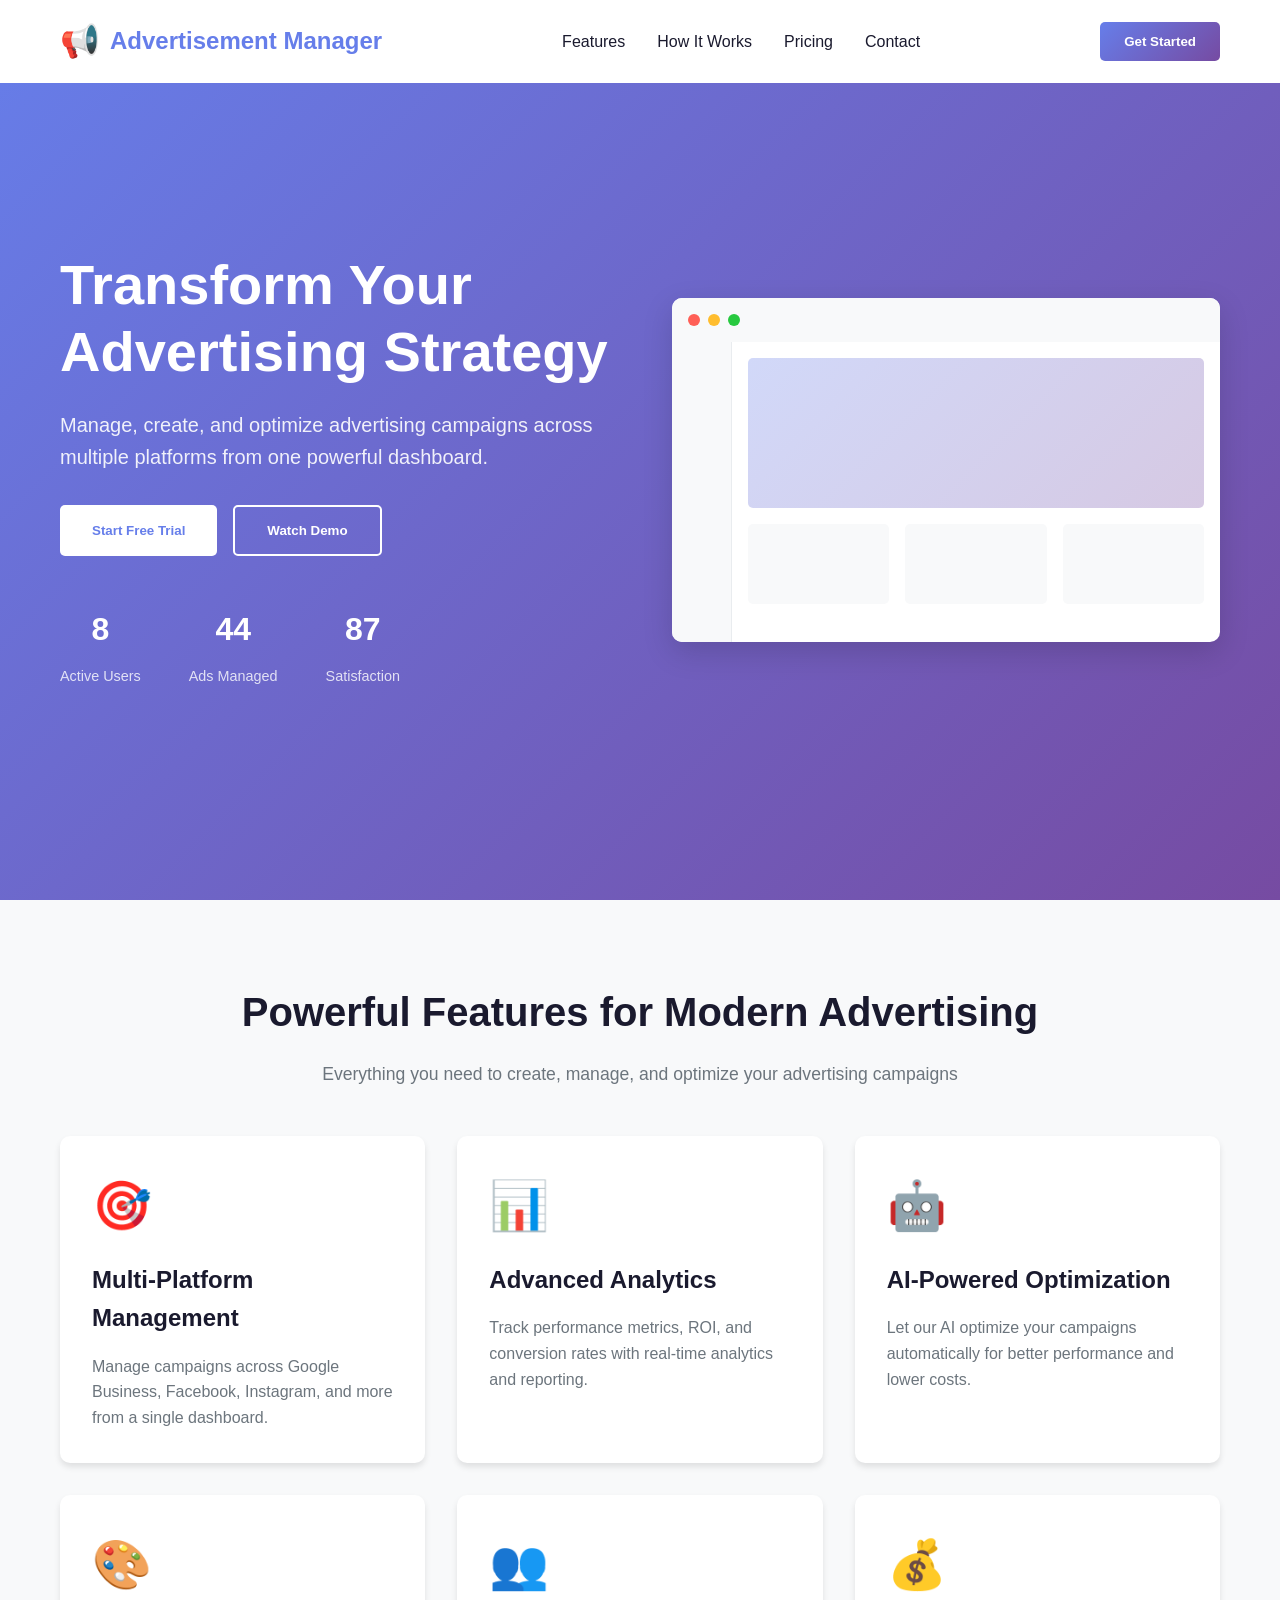
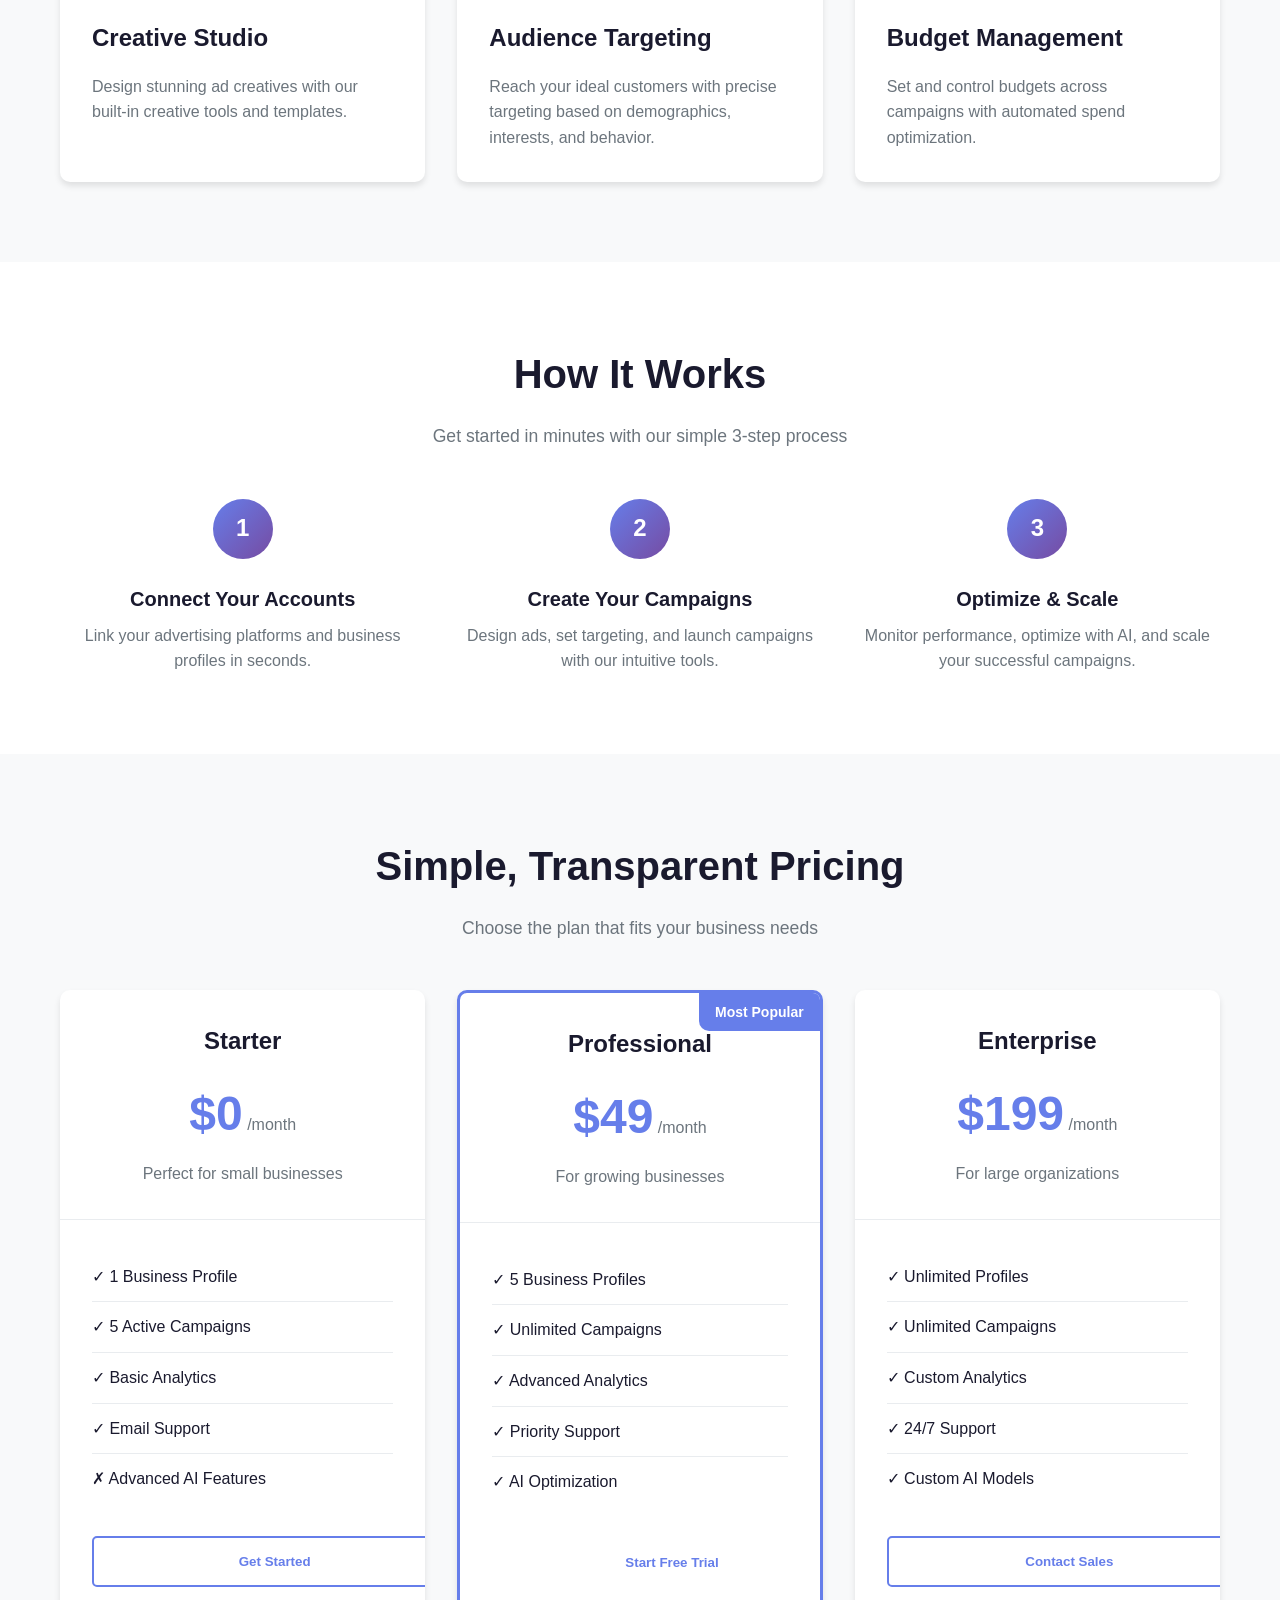
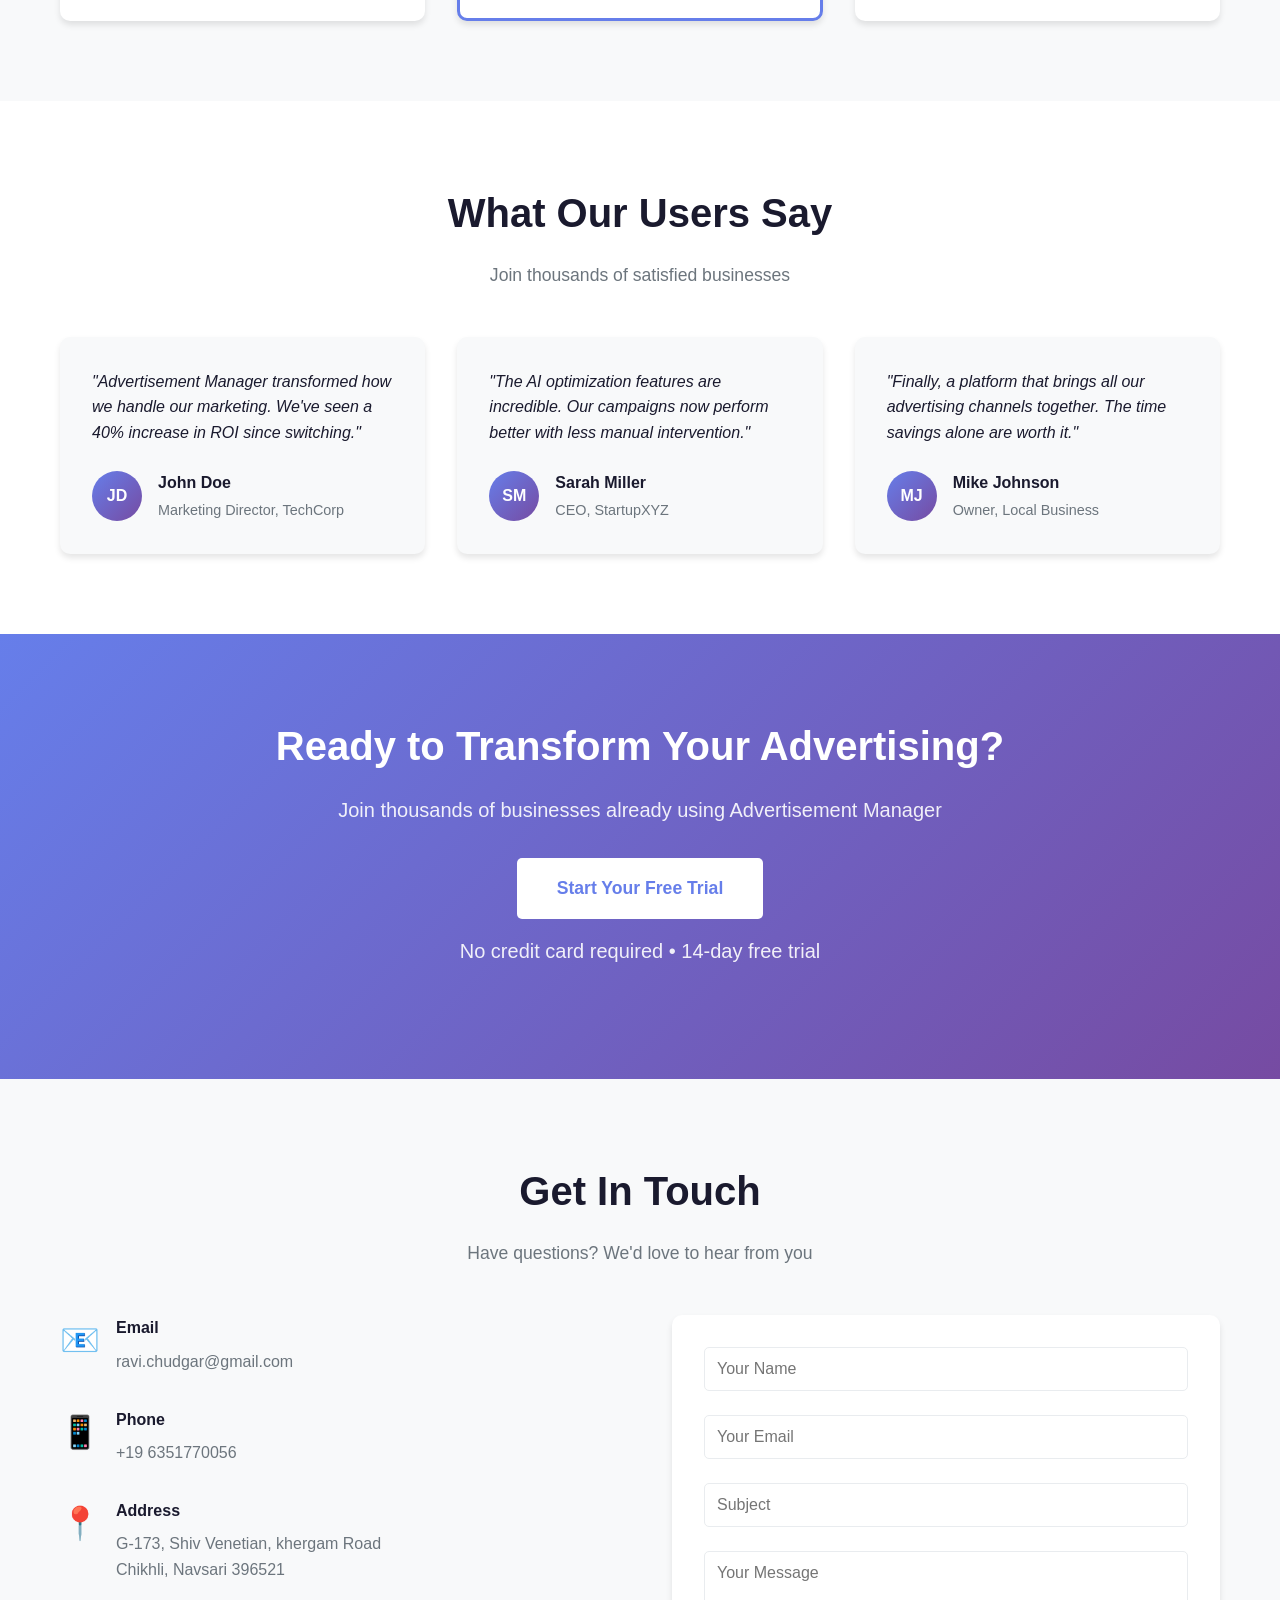
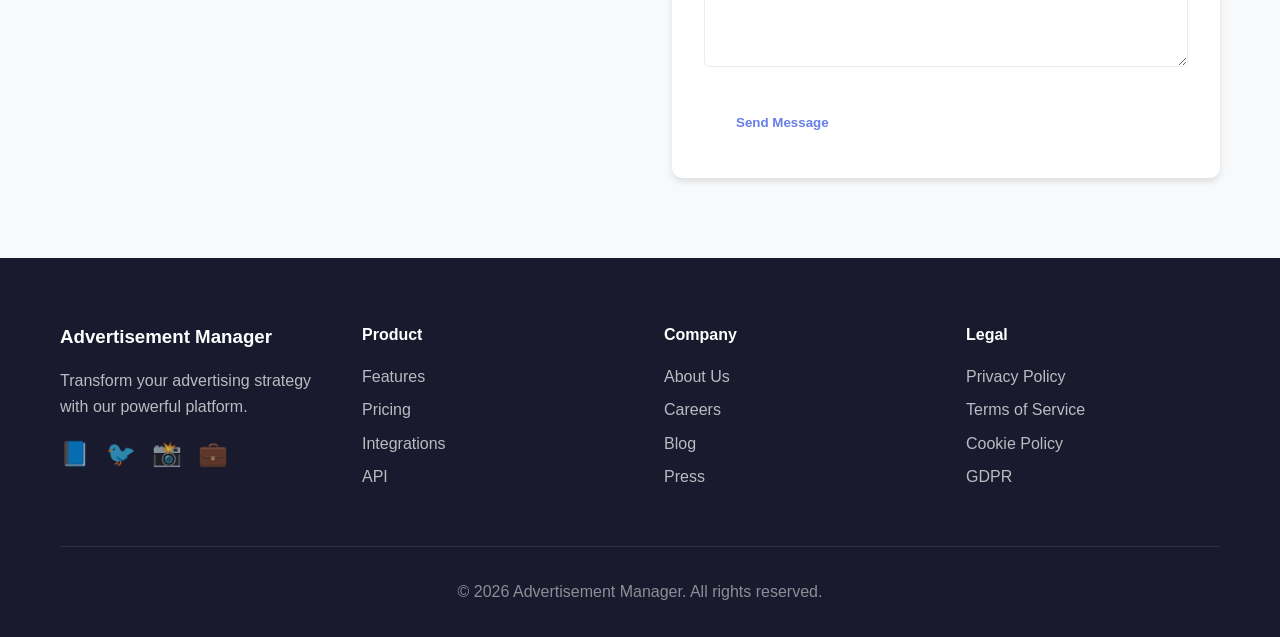
<file: index.html>
<!DOCTYPE html>
<html lang="en">
<head>
    <meta charset="UTF-8">
    <meta name="viewport" content="width=device-width, initial-scale=1.0">
    <meta name="description" content="Advertisement Manager - Streamline your advertising campaigns across multiple platforms with our powerful dashboard.">
    <title>Advertisement Manager - Streamline Your Advertising Campaigns</title>
    <link rel="icon" type="image/svg+xml" href="favicon.svg">
    <link rel="stylesheet" href="styles.css">
</head>
<body>
    <!-- Navigation -->
    <nav class="navbar">
        <div class="container">
            <div class="nav-brand">
                <span class="logo">📢</span>
                <span class="brand-name">Advertisement Manager</span>
            </div>
            <ul class="nav-menu">
                <li><a href="#features">Features</a></li>
                <li><a href="#how-it-works">How It Works</a></li>
                <li><a href="#pricing">Pricing</a></li>
                <li><a href="#contact">Contact</a></li>
            </ul>
            <button class="nav-cta">Get Started</button>
        </div>
    </nav>

    <!-- Hero Section -->
    <section class="hero">
        <div class="container">
            <div class="hero-content">
                <h1>Transform Your Advertising Strategy</h1>
                <p>Manage, create, and optimize advertising campaigns across multiple platforms from one powerful dashboard.</p>
                <div class="hero-buttons">
                    <button class="btn-primary">Start Free Trial</button>
                    <button class="btn-secondary">Watch Demo</button>
                </div>
                <div class="hero-stats">
                    <div class="stat">
                        <span class="stat-number">10K+</span>
                        <span class="stat-label">Active Users</span>
                    </div>
                    <div class="stat">
                        <span class="stat-number">50M+</span>
                        <span class="stat-label">Ads Managed</span>
                    </div>
                    <div class="stat">
                        <span class="stat-number">98%</span>
                        <span class="stat-label">Satisfaction</span>
                    </div>
                </div>
            </div>
            <div class="hero-image">
                <div class="dashboard-preview">
                    <div class="preview-header">
                        <div class="preview-dots">
                            <span></span>
                            <span></span>
                            <span></span>
                        </div>
                    </div>
                    <div class="preview-content">
                        <div class="preview-sidebar"></div>
                        <div class="preview-main">
                            <div class="preview-chart"></div>
                            <div class="preview-cards">
                                <div class="preview-card"></div>
                                <div class="preview-card"></div>
                                <div class="preview-card"></div>
                            </div>
                        </div>
                    </div>
                </div>
            </div>
        </div>
    </section>

    <!-- Features Section -->
    <section id="features" class="features">
        <div class="container">
            <div class="section-header">
                <h2>Powerful Features for Modern Advertising</h2>
                <p>Everything you need to create, manage, and optimize your advertising campaigns</p>
            </div>
            <div class="features-grid">
                <div class="feature-card">
                    <div class="feature-icon">🎯</div>
                    <h3>Multi-Platform Management</h3>
                    <p>Manage campaigns across Google Business, Facebook, Instagram, and more from a single dashboard.</p>
                </div>
                <div class="feature-card">
                    <div class="feature-icon">📊</div>
                    <h3>Advanced Analytics</h3>
                    <p>Track performance metrics, ROI, and conversion rates with real-time analytics and reporting.</p>
                </div>
                <div class="feature-card">
                    <div class="feature-icon">🤖</div>
                    <h3>AI-Powered Optimization</h3>
                    <p>Let our AI optimize your campaigns automatically for better performance and lower costs.</p>
                </div>
                <div class="feature-card">
                    <div class="feature-icon">🎨</div>
                    <h3>Creative Studio</h3>
                    <p>Design stunning ad creatives with our built-in creative tools and templates.</p>
                </div>
                <div class="feature-card">
                    <div class="feature-icon">👥</div>
                    <h3>Audience Targeting</h3>
                    <p>Reach your ideal customers with precise targeting based on demographics, interests, and behavior.</p>
                </div>
                <div class="feature-card">
                    <div class="feature-icon">💰</div>
                    <h3>Budget Management</h3>
                    <p>Set and control budgets across campaigns with automated spend optimization.</p>
                </div>
            </div>
        </div>
    </section>

    <!-- How It Works Section -->
    <section id="how-it-works" class="how-it-works">
        <div class="container">
            <div class="section-header">
                <h2>How It Works</h2>
                <p>Get started in minutes with our simple 3-step process</p>
            </div>
            <div class="steps">
                <div class="step">
                    <div class="step-number">1</div>
                    <div class="step-content">
                        <h3>Connect Your Accounts</h3>
                        <p>Link your advertising platforms and business profiles in seconds.</p>
                    </div>
                </div>
                <div class="step">
                    <div class="step-number">2</div>
                    <div class="step-content">
                        <h3>Create Your Campaigns</h3>
                        <p>Design ads, set targeting, and launch campaigns with our intuitive tools.</p>
                    </div>
                </div>
                <div class="step">
                    <div class="step-number">3</div>
                    <div class="step-content">
                        <h3>Optimize & Scale</h3>
                        <p>Monitor performance, optimize with AI, and scale your successful campaigns.</p>
                    </div>
                </div>
            </div>
        </div>
    </section>

    <!-- Pricing Section -->
    <section id="pricing" class="pricing">
        <div class="container">
            <div class="section-header">
                <h2>Simple, Transparent Pricing</h2>
                <p>Choose the plan that fits your business needs</p>
            </div>
            <div class="pricing-grid">
                <div class="pricing-card">
                    <div class="pricing-header">
                        <h3>Starter</h3>
                        <div class="price">
                            <span class="price-amount">$0</span>
                            <span class="price-period">/month</span>
                        </div>
                        <p class="pricing-desc">Perfect for small businesses</p>
                    </div>
                    <ul class="pricing-features">
                        <li>✓ 1 Business Profile</li>
                        <li>✓ 5 Active Campaigns</li>
                        <li>✓ Basic Analytics</li>
                        <li>✓ Email Support</li>
                        <li>✗ Advanced AI Features</li>
                    </ul>
                    <button class="btn-outline">Get Started</button>
                </div>
                <div class="pricing-card featured">
                    <div class="pricing-badge">Most Popular</div>
                    <div class="pricing-header">
                        <h3>Professional</h3>
                        <div class="price">
                            <span class="price-amount">$49</span>
                            <span class="price-period">/month</span>
                        </div>
                        <p class="pricing-desc">For growing businesses</p>
                    </div>
                    <ul class="pricing-features">
                        <li>✓ 5 Business Profiles</li>
                        <li>✓ Unlimited Campaigns</li>
                        <li>✓ Advanced Analytics</li>
                        <li>✓ Priority Support</li>
                        <li>✓ AI Optimization</li>
                    </ul>
                    <button class="btn-primary">Start Free Trial</button>
                </div>
                <div class="pricing-card">
                    <div class="pricing-header">
                        <h3>Enterprise</h3>
                        <div class="price">
                            <span class="price-amount">$199</span>
                            <span class="price-period">/month</span>
                        </div>
                        <p class="pricing-desc">For large organizations</p>
                    </div>
                    <ul class="pricing-features">
                        <li>✓ Unlimited Profiles</li>
                        <li>✓ Unlimited Campaigns</li>
                        <li>✓ Custom Analytics</li>
                        <li>✓ 24/7 Support</li>
                        <li>✓ Custom AI Models</li>
                    </ul>
                    <button class="btn-outline">Contact Sales</button>
                </div>
            </div>
        </div>
    </section>

    <!-- Testimonials Section -->
    <section class="testimonials">
        <div class="container">
            <div class="section-header">
                <h2>What Our Users Say</h2>
                <p>Join thousands of satisfied businesses</p>
            </div>
            <div class="testimonials-grid">
                <div class="testimonial-card">
                    <div class="testimonial-content">
                        <p>"Advertisement Manager transformed how we handle our marketing. We've seen a 40% increase in ROI since switching."</p>
                    </div>
                    <div class="testimonial-author">
                        <div class="author-avatar">JD</div>
                        <div class="author-info">
                            <h4>John Doe</h4>
                            <p>Marketing Director, TechCorp</p>
                        </div>
                    </div>
                </div>
                <div class="testimonial-card">
                    <div class="testimonial-content">
                        <p>"The AI optimization features are incredible. Our campaigns now perform better with less manual intervention."</p>
                    </div>
                    <div class="testimonial-author">
                        <div class="author-avatar">SM</div>
                        <div class="author-info">
                            <h4>Sarah Miller</h4>
                            <p>CEO, StartupXYZ</p>
                        </div>
                    </div>
                </div>
                <div class="testimonial-card">
                    <div class="testimonial-content">
                        <p>"Finally, a platform that brings all our advertising channels together. The time savings alone are worth it."</p>
                    </div>
                    <div class="testimonial-author">
                        <div class="author-avatar">MJ</div>
                        <div class="author-info">
                            <h4>Mike Johnson</h4>
                            <p>Owner, Local Business</p>
                        </div>
                    </div>
                </div>
            </div>
        </div>
    </section>

    <!-- CTA Section -->
    <section class="cta-section">
        <div class="container">
            <div class="cta-content">
                <h2>Ready to Transform Your Advertising?</h2>
                <p>Join thousands of businesses already using Advertisement Manager</p>
                <button class="btn-primary btn-large">Start Your Free Trial</button>
                <p class="cta-note">No credit card required • 14-day free trial</p>
            </div>
        </div>
    </section>

    <!-- Contact Section -->
    <section id="contact" class="contact">
        <div class="container">
            <div class="section-header">
                <h2>Get In Touch</h2>
                <p>Have questions? We'd love to hear from you</p>
            </div>
            <div class="contact-content">
                <div class="contact-info">
                    <div class="contact-item">
                        <div class="contact-icon">📧</div>
                        <div class="contact-details">
                            <h4>Email</h4>
                            <p>ravi.chudgar@gmail.com </p>
                        </div>
                    </div>
                    <div class="contact-item">
                        <div class="contact-icon">📱</div>
                        <div class="contact-details">
                            <h4>Phone</h4>
                            <p>+19 6351770056</p>
                        </div>
                    </div>
                    <div class="contact-item">
                        <div class="contact-icon">📍</div>
                        <div class="contact-details">
                            <h4>Address</h4>
                            <p>G-173, Shiv Venetian, khergam Road<br>Chikhli, Navsari 396521</p>
                        </div>
                    </div>
                </div>
                <form class="contact-form">
                    <div class="form-group">
                        <input type="text" placeholder="Your Name" required>
                    </div>
                    <div class="form-group">
                        <input type="email" placeholder="Your Email" required>
                    </div>
                    <div class="form-group">
                        <input type="text" placeholder="Subject" required>
                    </div>
                    <div class="form-group">
                        <textarea placeholder="Your Message" rows="5" required></textarea>
                    </div>
                    <button type="submit" class="btn-primary">Send Message</button>
                </form>
            </div>
        </div>
    </section>

    <!-- Footer -->
    <footer class="footer">
        <div class="container">
            <div class="footer-content">
                <div class="footer-section">
                    <h3>Advertisement Manager</h3>
                    <p>Transform your advertising strategy with our powerful platform.</p>
                    <div class="social-links">
                        <a href="#">📘</a>
                        <a href="#">🐦</a>
                        <a href="#">📸</a>
                        <a href="#">💼</a>
                    </div>
                </div>
                <div class="footer-section">
                    <h4>Product</h4>
                    <ul>
                        <li><a href="#features">Features</a></li>
                        <li><a href="#pricing">Pricing</a></li>
                        <li><a href="#">Integrations</a></li>
                        <li><a href="#">API</a></li>
                    </ul>
                </div>
                <div class="footer-section">
                    <h4>Company</h4>
                    <ul>
                        <li><a href="#">About Us</a></li>
                        <li><a href="#">Careers</a></li>
                        <li><a href="#">Blog</a></li>
                        <li><a href="#">Press</a></li>
                    </ul>
                </div>
                <div class="footer-section">
                    <h4>Legal</h4>
                    <ul>
                        <li><a href="privacy_policy.html">Privacy Policy</a></li>
                        <li><a href="terms_of_service.html">Terms of Service</a></li>
                        <li><a href="#">Cookie Policy</a></li>
                        <li><a href="#">GDPR</a></li>
                    </ul>
                </div>
            </div>
            <div class="footer-bottom">
                <p>&copy; 2026 Advertisement Manager. All rights reserved.</p>
            </div>
        </div>
    </footer>

    <script src="script.js"></script>
</body>
</html>
</file>
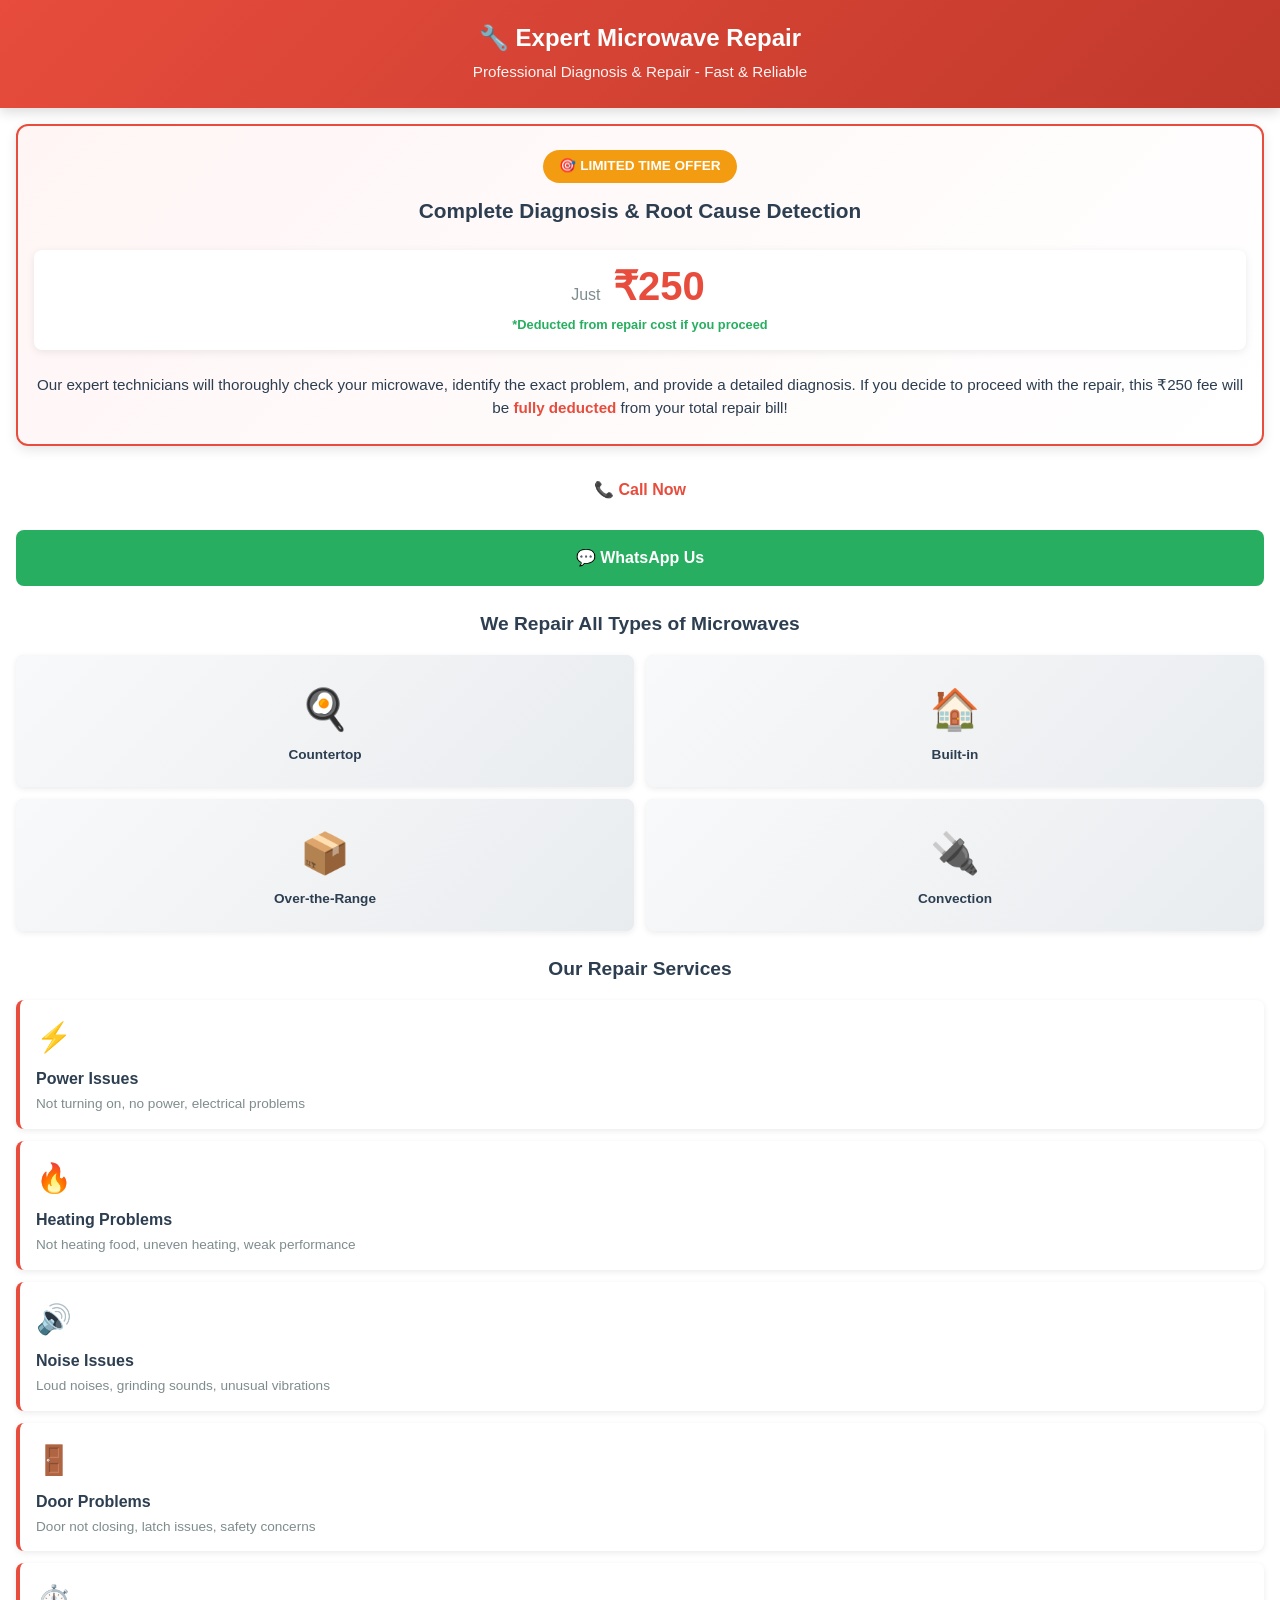
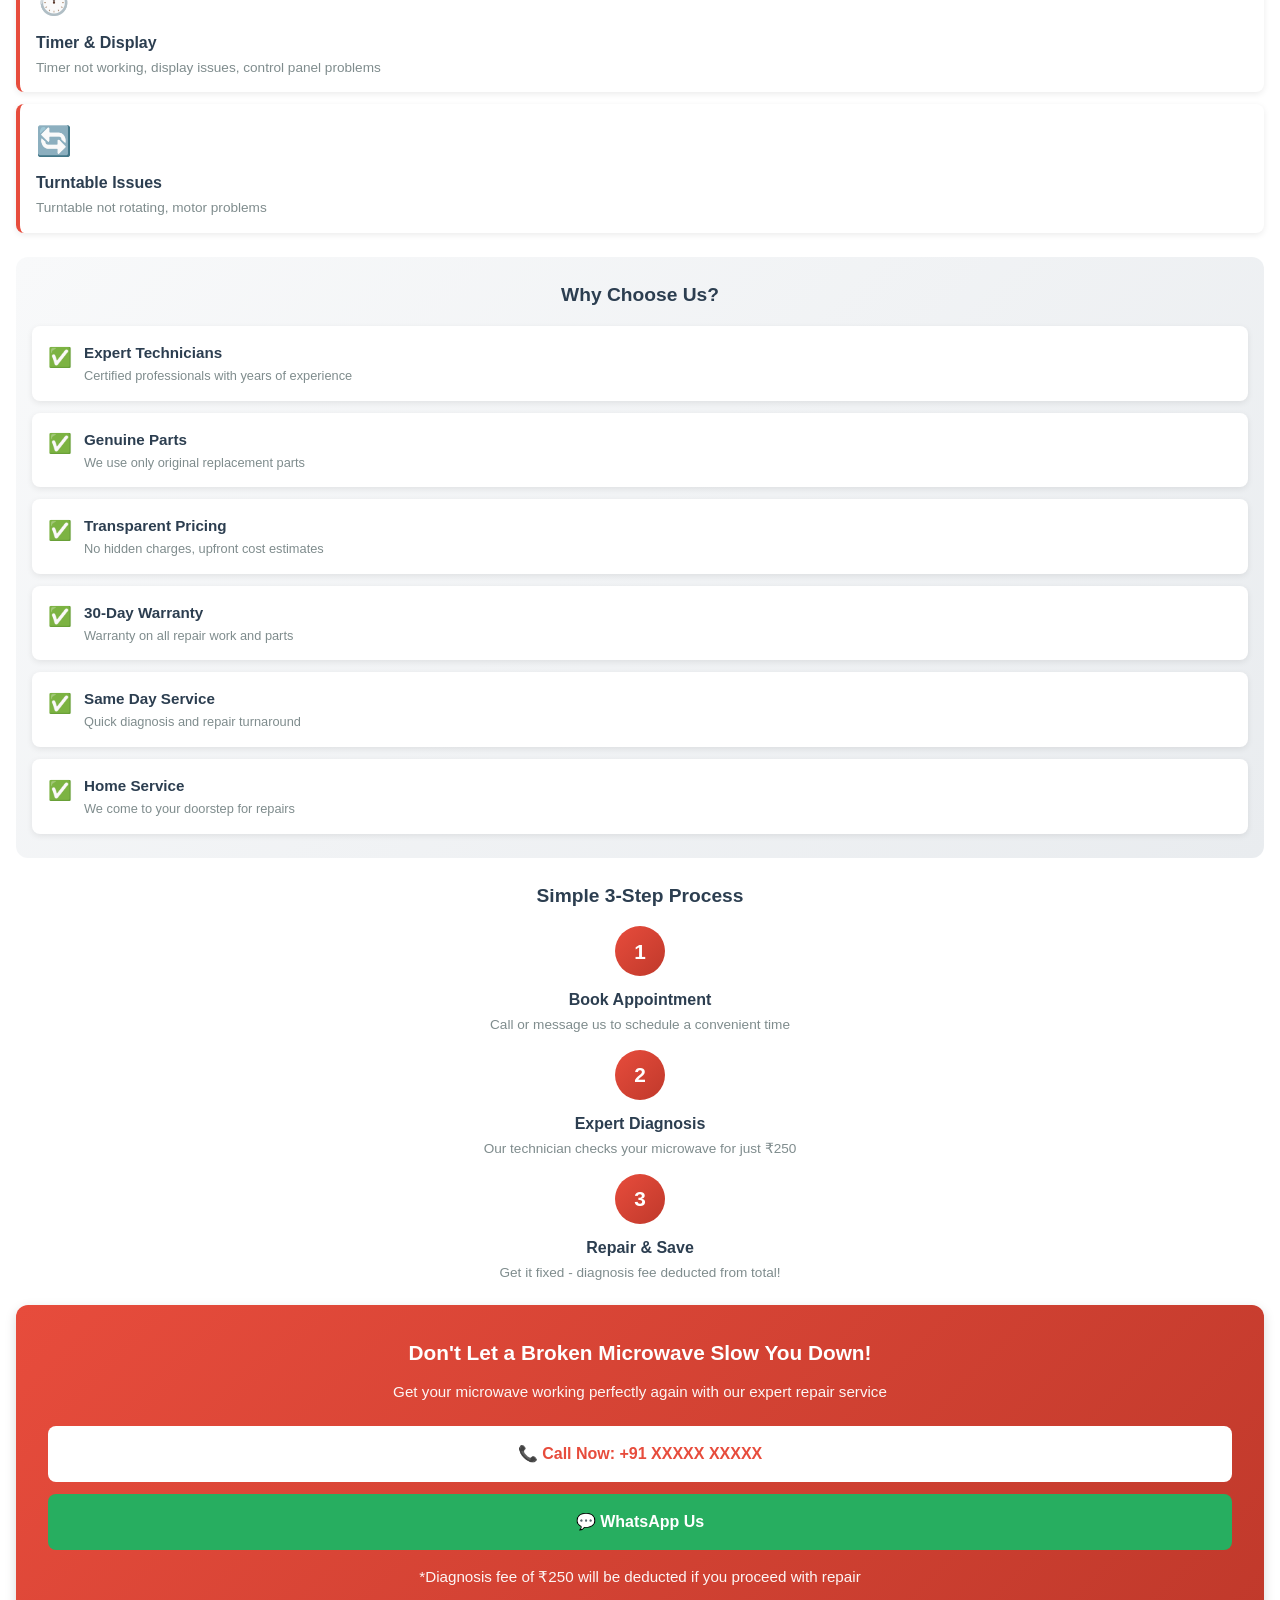
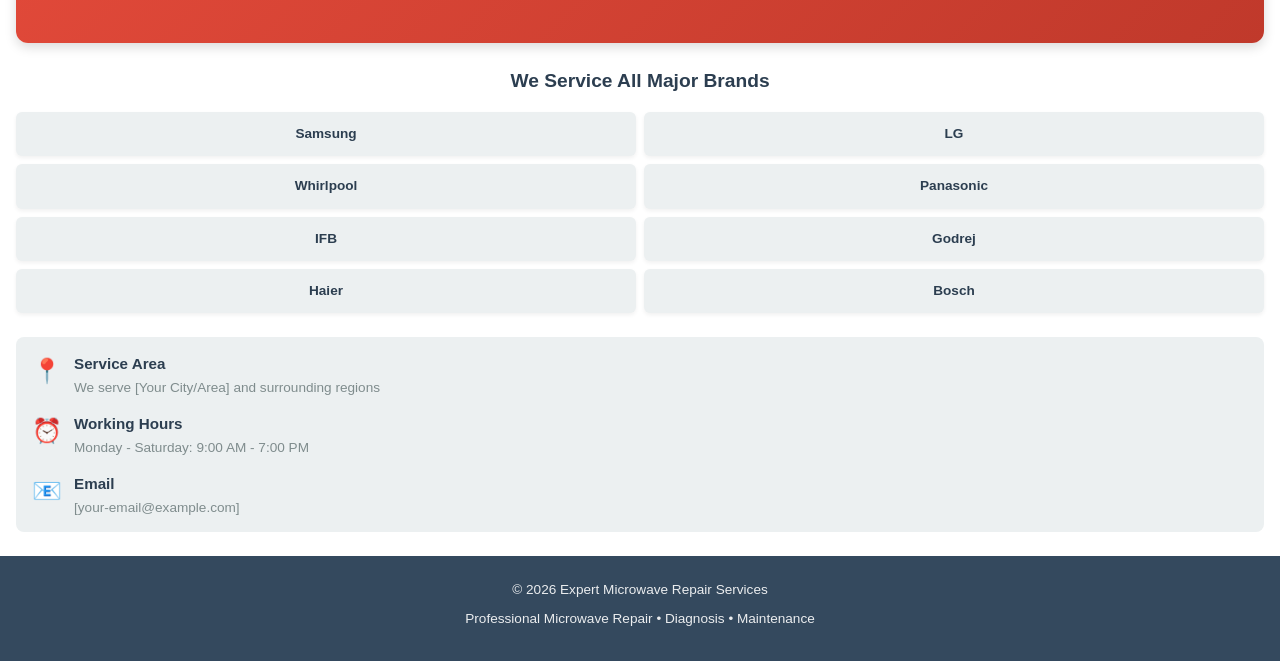
<file: microwave-repair-ad-mobile.html>
<!DOCTYPE html>
<html lang="en">
<head>
    <meta charset="UTF-8">
    <meta name="viewport" content="width=device-width, initial-scale=1.0, maximum-scale=1.0, user-scalable=no">
    <meta name="description" content="Expert microwave repair services with complete diagnosis for just ₹250. Fee deducted if you proceed with repair! Same day service available.">
    <meta name="keywords" content="microwave repair, oven repair, appliance repair, home appliance service, same day repair">
    <title>Microwave Repair - Diagnosis ₹250 | Expert Service</title>
    <meta name="theme-color" content="#e74c3c">
    <meta name="apple-mobile-web-app-capable" content="yes">
    <meta name="apple-mobile-web-app-status-bar-style" content="default">
    <link rel="stylesheet" href="microwave-ad-mobile.css">
    <link rel="canonical" href="https://ravi-chudgar.github.io/advertisement-manager-website/microwave-repair-ad-mobile.html">
</head>
<body>
    <!-- Header Banner -->
    <div class="ad-banner">
        <div class="container">
            <h1>🔧 Expert Microwave Repair</h1>
            <p class="tagline">Professional Diagnosis & Repair - Fast & Reliable</p>
        </div>
    </div>

    <!-- Main Ad Content -->
    <div class="ad-container">
        <div class="container">
            <!-- Special Offer Section -->
            <div class="special-offer">
                <div class="offer-badge">🎯 LIMITED TIME OFFER</div>
                <h2>Complete Diagnosis & Root Cause Detection</h2>
                <div class="price-section">
                    <span class="price-label">Just</span>
                    <span class="price">₹250</span>
                    <span class="price-note">*Deducted from repair cost if you proceed</span>
                </div>
                <p class="offer-description">
                    Our expert technicians will thoroughly check your microwave, identify the exact problem, and provide a detailed diagnosis. If you decide to proceed with the repair, this ₹250 fee will be <strong>fully deducted</strong> from your total repair bill!
                </p>
            </div>

            <!-- Quick CTA Buttons -->
            <div class="cta-buttons">
                <a href="tel:+91XXXXXXXXXX" class="cta-primary">📞 Call Now</a>
                <a href="https://wa.me/91XXXXXXXXXX" class="cta-secondary">💬 WhatsApp Us</a>
            </div>

            <!-- Microwave Types -->
            <div class="microwave-gallery">
                <div class="gallery-header">
                    <h3>We Repair All Types of Microwaves</h3>
                </div>
                <div class="gallery-grid">
                    <div class="gallery-item">
                        <div class="image-placeholder">
                            <span>🍳</span>
                            <p>Countertop</p>
                        </div>
                    </div>
                    <div class="gallery-item">
                        <div class="image-placeholder">
                            <span>🏠</span>
                            <p>Built-in</p>
                        </div>
                    </div>
                    <div class="gallery-item">
                        <div class="image-placeholder">
                            <span>📦</span>
                            <p>Over-the-Range</p>
                        </div>
                    </div>
                    <div class="gallery-item">
                        <div class="image-placeholder">
                            <span>🔌</span>
                            <p>Convection</p>
                        </div>
                    </div>
                </div>
            </div>

            <!-- Services Section -->
            <div class="services-section">
                <h3>Our Repair Services</h3>
                <div class="services-grid">
                    <div class="service-item">
                        <div class="service-icon">⚡</div>
                        <h4>Power Issues</h4>
                        <p>Not turning on, no power, electrical problems</p>
                    </div>
                    <div class="service-item">
                        <div class="service-icon">🔥</div>
                        <h4>Heating Problems</h4>
                        <p>Not heating food, uneven heating, weak performance</p>
                    </div>
                    <div class="service-item">
                        <div class="service-icon">🔊</div>
                        <h4>Noise Issues</h4>
                        <p>Loud noises, grinding sounds, unusual vibrations</p>
                    </div>
                    <div class="service-item">
                        <div class="service-icon">🚪</div>
                        <h4>Door Problems</h4>
                        <p>Door not closing, latch issues, safety concerns</p>
                    </div>
                    <div class="service-item">
                        <div class="service-icon">⏱️</div>
                        <h4>Timer & Display</h4>
                        <p>Timer not working, display issues, control panel problems</p>
                    </div>
                    <div class="service-item">
                        <div class="service-icon">🔄</div>
                        <h4>Turntable Issues</h4>
                        <p>Turntable not rotating, motor problems</p>
                    </div>
                </div>
            </div>

            <!-- Why Choose Us -->
            <div class="why-choose-us">
                <h3>Why Choose Us?</h3>
                <div class="features-list">
                    <div class="feature-item">
                        <span class="feature-icon">✅</span>
                        <div class="feature-content">
                            <h4>Expert Technicians</h4>
                            <p>Certified professionals with years of experience</p>
                        </div>
                    </div>
                    <div class="feature-item">
                        <span class="feature-icon">✅</span>
                        <div class="feature-content">
                            <h4>Genuine Parts</h4>
                            <p>We use only original replacement parts</p>
                        </div>
                    </div>
                    <div class="feature-item">
                        <span class="feature-icon">✅</span>
                        <div class="feature-content">
                            <h4>Transparent Pricing</h4>
                            <p>No hidden charges, upfront cost estimates</p>
                        </div>
                    </div>
                    <div class="feature-item">
                        <span class="feature-icon">✅</span>
                        <div class="feature-content">
                            <h4>30-Day Warranty</h4>
                            <p>Warranty on all repair work and parts</p>
                        </div>
                    </div>
                    <div class="feature-item">
                        <span class="feature-icon">✅</span>
                        <div class="feature-content">
                            <h4>Same Day Service</h4>
                            <p>Quick diagnosis and repair turnaround</p>
                        </div>
                    </div>
                    <div class="feature-item">
                        <span class="feature-icon">✅</span>
                        <div class="feature-content">
                            <h4>Home Service</h4>
                            <p>We come to your doorstep for repairs</p>
                        </div>
                    </div>
                </div>
            </div>

            <!-- How It Works -->
            <div class="how-it-works">
                <h3>Simple 3-Step Process</h3>
                <div class="steps-container">
                    <div class="step">
                        <div class="step-number">1</div>
                        <div class="step-content">
                            <h4>Book Appointment</h4>
                            <p>Call or message us to schedule a convenient time</p>
                        </div>
                    </div>
                    <div class="step">
                        <div class="step-number">2</div>
                        <div class="step-content">
                            <h4>Expert Diagnosis</h4>
                            <p>Our technician checks your microwave for just ₹250</p>
                        </div>
                    </div>
                    <div class="step">
                        <div class="step-number">3</div>
                        <div class="step-content">
                            <h4>Repair & Save</h4>
                            <p>Get it fixed - diagnosis fee deducted from total!</p>
                        </div>
                    </div>
                </div>
            </div>

            <!-- Main CTA Section -->
            <div class="cta-section">
                <h3>Don't Let a Broken Microwave Slow You Down!</h3>
                <p>Get your microwave working perfectly again with our expert repair service</p>
                <div class="cta-buttons">
                    <a href="tel:+91XXXXXXXXXX" class="cta-primary">📞 Call Now: +91 XXXXX XXXXX</a>
                    <a href="https://wa.me/91XXXXXXXXXX" class="cta-secondary">💬 WhatsApp Us</a>
                </div>
                <p class="cta-note">*Diagnosis fee of ₹250 will be deducted if you proceed with repair</p>
            </div>

            <!-- Brands We Service -->
            <div class="brands-section">
                <h3>We Service All Major Brands</h3>
                <div class="brands-grid">
                    <div class="brand-item">Samsung</div>
                    <div class="brand-item">LG</div>
                    <div class="brand-item">Whirlpool</div>
                    <div class="brand-item">Panasonic</div>
                    <div class="brand-item">IFB</div>
                    <div class="brand-item">Godrej</div>
                    <div class="brand-item">Haier</div>
                    <div class="brand-item">Bosch</div>
                </div>
            </div>

            <!-- Contact Info -->
            <div class="contact-info">
                <div class="contact-item">
                    <span class="contact-icon">📍</span>
                    <div class="contact-details">
                        <h4>Service Area</h4>
                        <p>We serve [Your City/Area] and surrounding regions</p>
                    </div>
                </div>
                <div class="contact-item">
                    <span class="contact-icon">⏰</span>
                    <div class="contact-details">
                        <h4>Working Hours</h4>
                        <p>Monday - Saturday: 9:00 AM - 7:00 PM</p>
                    </div>
                </div>
                <div class="contact-item">
                    <span class="contact-icon">📧</span>
                    <div class="contact-details">
                        <h4>Email</h4>
                        <p>[your-email@example.com]</p>
                    </div>
                </div>
            </div>

            <!-- Sticky Bottom CTA for Mobile -->
            <div class="sticky-cta">
                <a href="tel:+91XXXXXXXXXX" class="sticky-call-btn">📞 Call Now</a>
                <a href="https://wa.me/91XXXXXXXXXX" class="sticky-whatsapp-btn">💬 WhatsApp</a>
            </div>
        </div>
    </div>

    <!-- Footer -->
    <div class="ad-footer">
        <div class="container">
            <p>© 2026 Expert Microwave Repair Services</p>
            <p>Professional Microwave Repair • Diagnosis • Maintenance</p>
        </div>
    </div>

    <style>
        /* Sticky Bottom CTA for Mobile */
        .sticky-cta {
            position: fixed;
            bottom: 0;
            left: 0;
            right: 0;
            display: flex;
            gap: 0;
            z-index: 1000;
            box-shadow: 0 -4px 12px rgba(0, 0, 0, 0.15);
        }

        .sticky-call-btn,
        .sticky-whatsapp-btn {
            flex: 1;
            padding: 1rem;
            text-align: center;
            text-decoration: none;
            font-weight: 600;
            font-size: 1rem;
            color: white;
            border: none;
            cursor: pointer;
            transition: transform 0.2s;
            min-height: 56px;
            display: flex;
            align-items: center;
            justify-content: center;
        }

        .sticky-call-btn {
            background: linear-gradient(135deg, #e74c3c, #c0392b);
        }

        .sticky-whatsapp-btn {
            background: linear-gradient(135deg, #25D366, #128C7E);
        }

        .sticky-call-btn:active,
        .sticky-whatsapp-btn:active {
            transform: scale(0.98);
        }

        /* Hide sticky CTA on larger screens */
        @media (min-width: 769px) {
            .sticky-cta {
                display: none;
            }
        }

        /* Add padding to bottom for sticky CTA */
        @media (max-width: 768px) {
            .ad-footer {
                padding-bottom: 80px;
            }
        }
    </style>
</body>
</html>
</file>
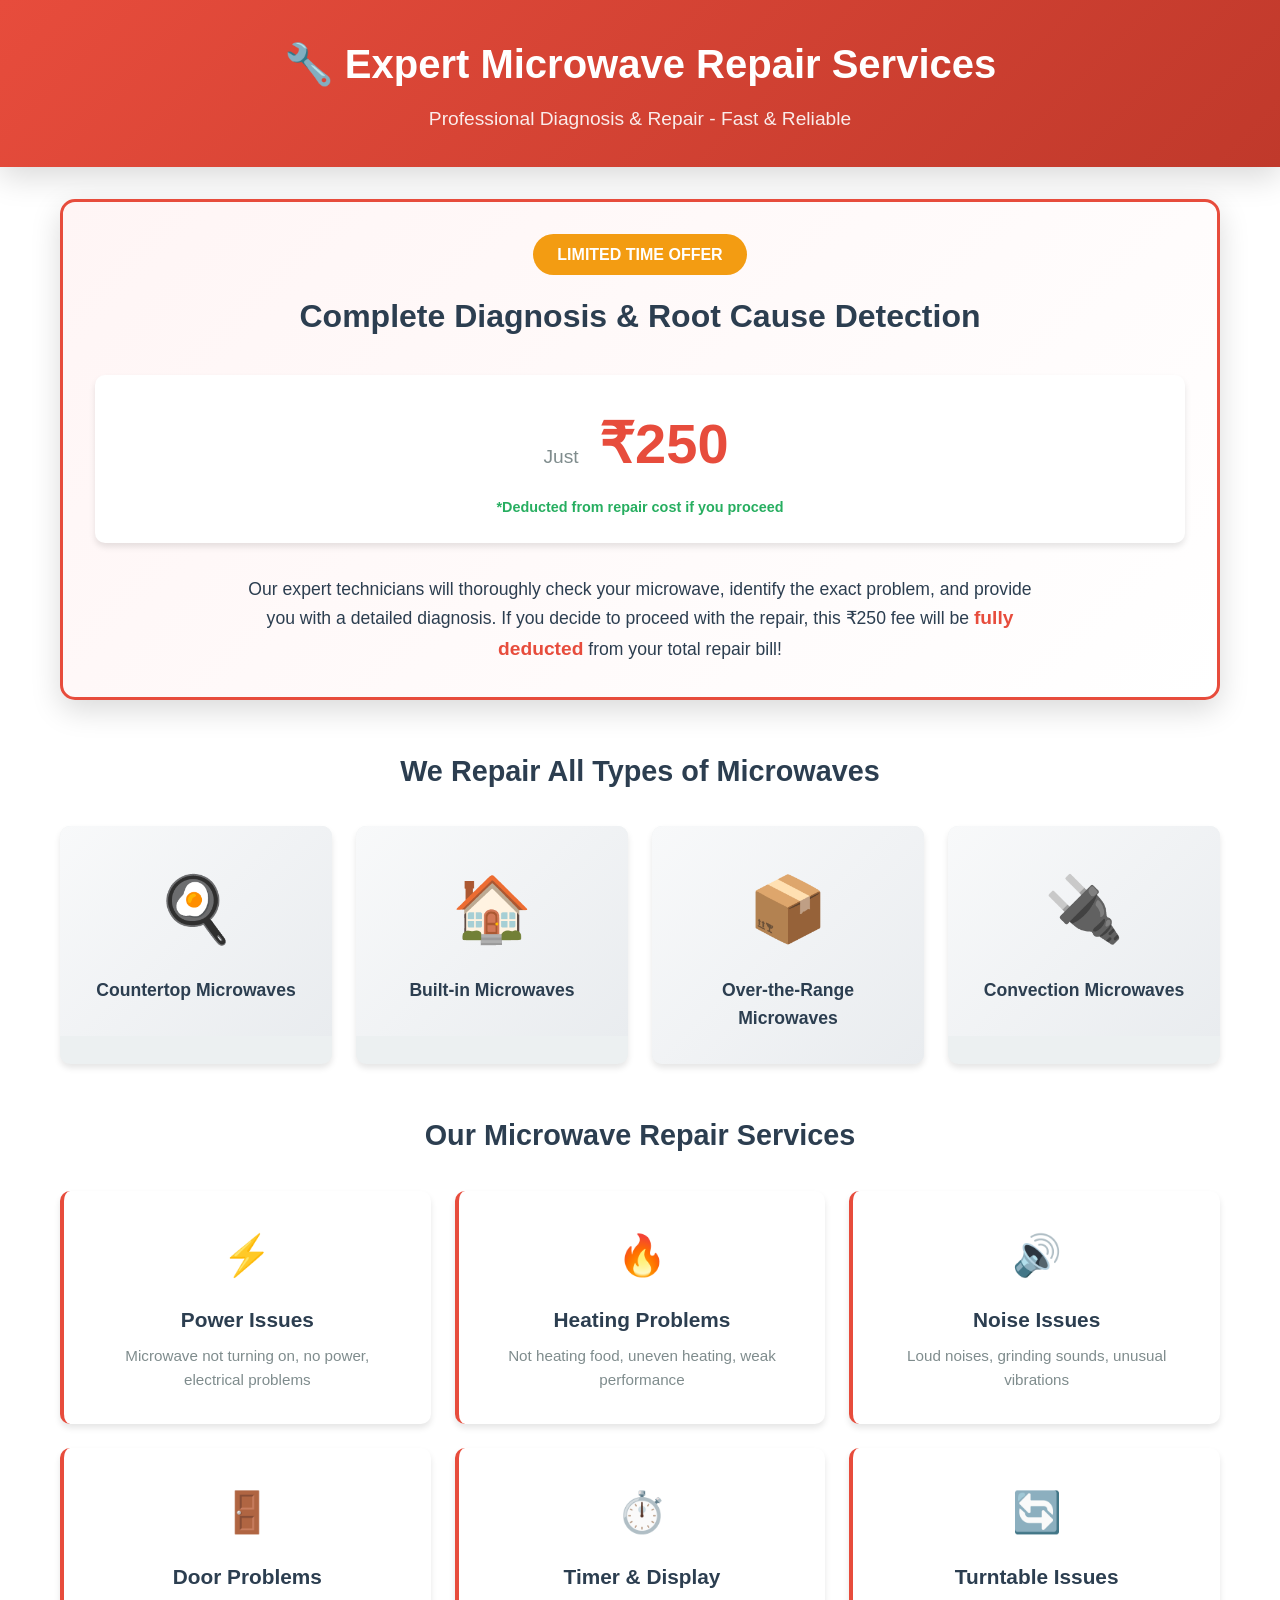
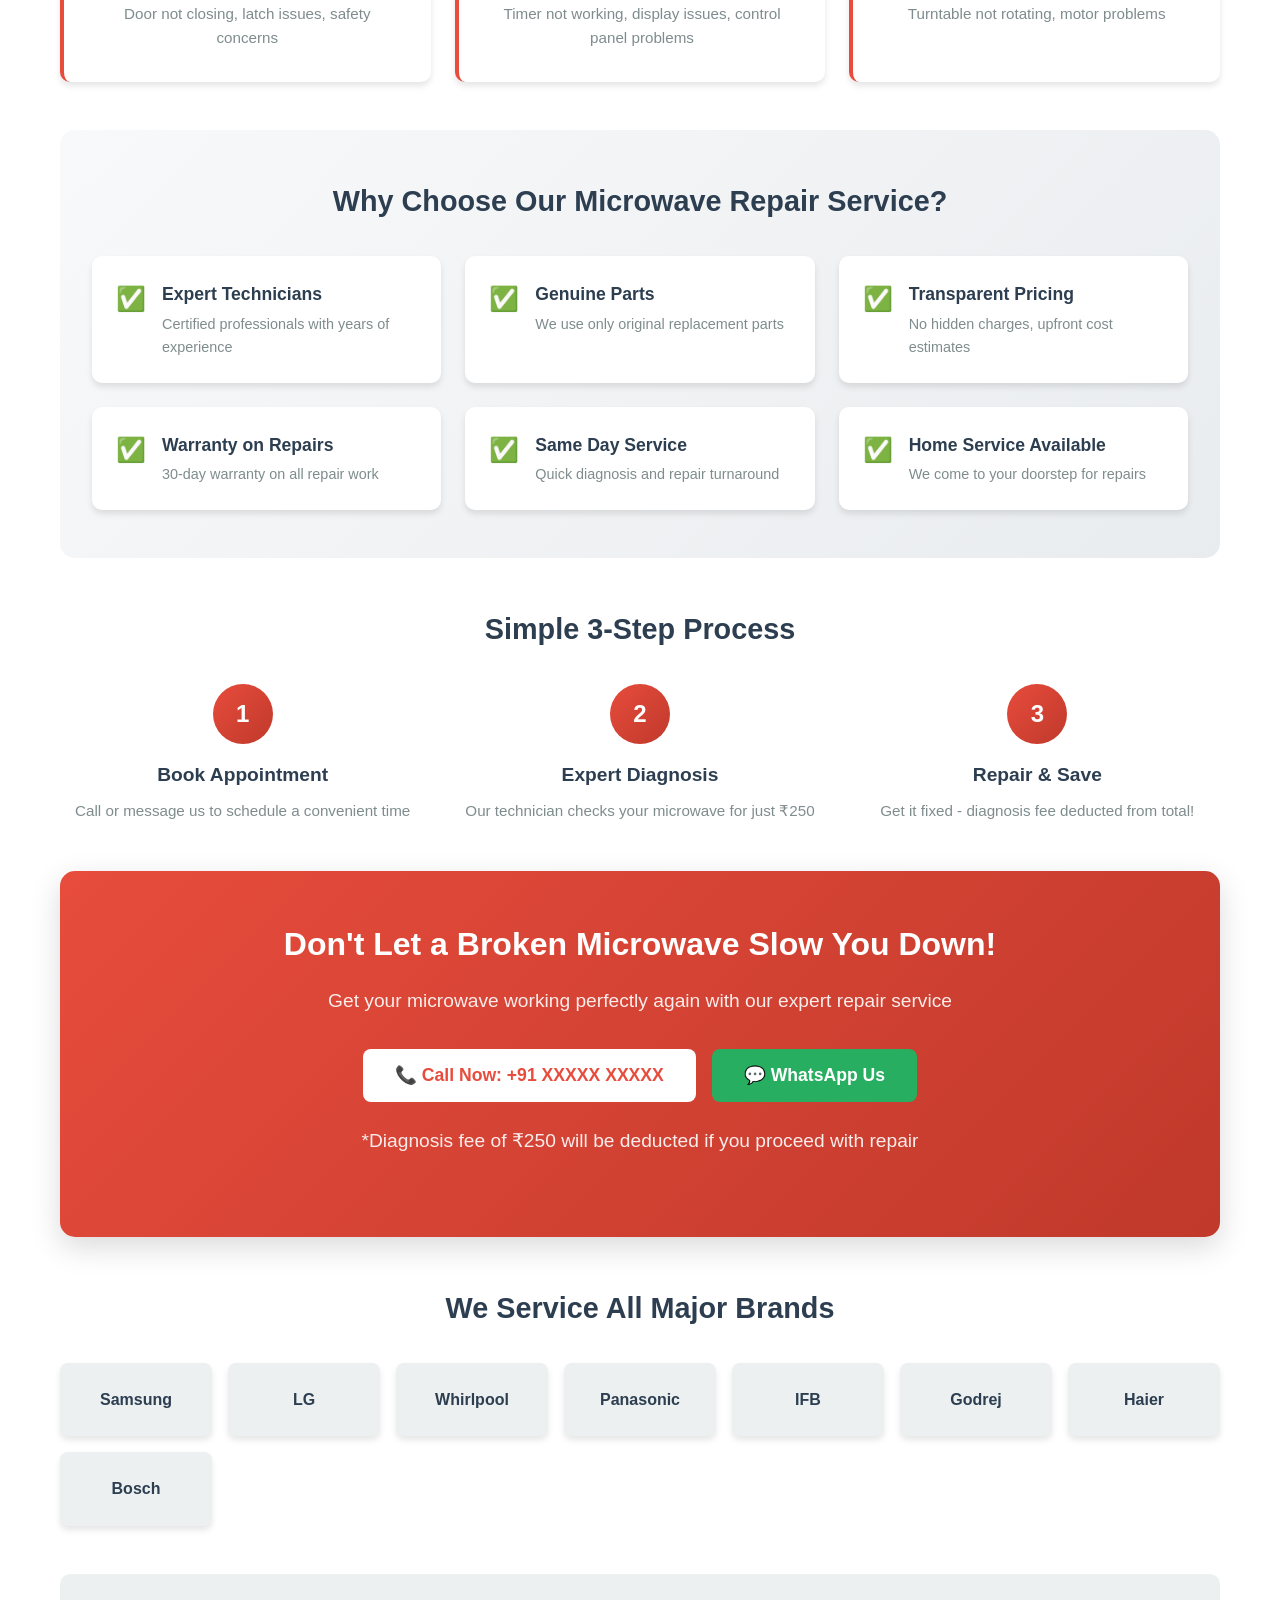
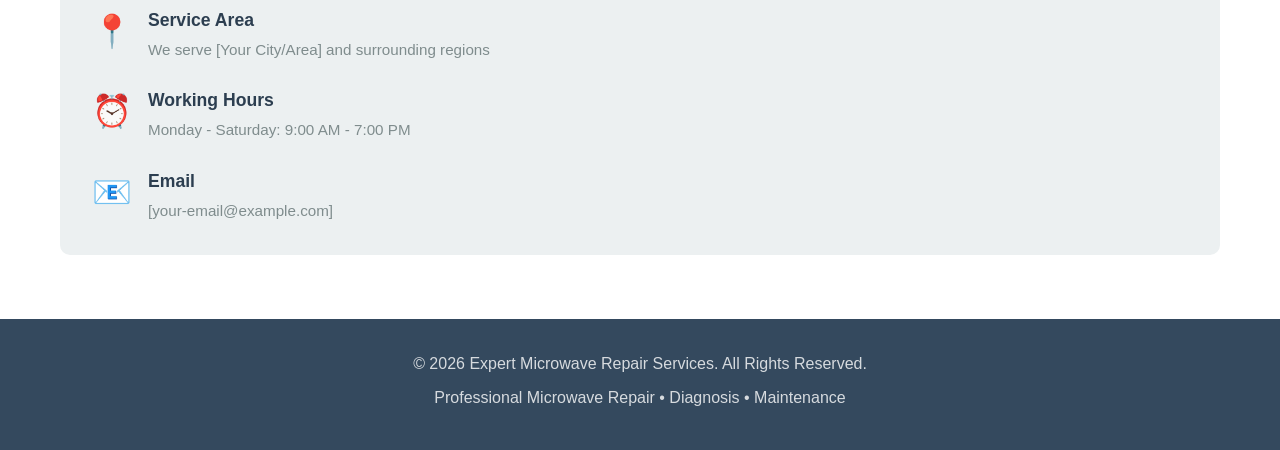
<file: microwave-repair-ad.html>
<!DOCTYPE html>
<html lang="en">
<head>
    <meta charset="UTF-8">
    <meta name="viewport" content="width=device-width, initial-scale=1.0">
    <title>Expert Microwave Repair Services - Diagnosis Just ₹250</title>
    <link rel="stylesheet" href="microwave-ad-styles.css">
</head>
<body>
    <!-- Header Banner -->
    <div class="ad-banner">
        <div class="container">
            <h1>🔧 Expert Microwave Repair Services</h1>
            <p class="tagline">Professional Diagnosis & Repair - Fast & Reliable</p>
        </div>
    </div>

    <!-- Main Ad Content -->
    <div class="ad-container">
        <div class="container">
            <!-- Special Offer Section -->
            <div class="special-offer">
                <div class="offer-badge">LIMITED TIME OFFER</div>
                <h2>Complete Diagnosis & Root Cause Detection</h2>
                <div class="price-section">
                    <span class="price-label">Just</span>
                    <span class="price">₹250</span>
                    <span class="price-note">*Deducted from repair cost if you proceed</span>
                </div>
                <p class="offer-description">
                    Our expert technicians will thoroughly check your microwave, identify the exact problem,
                    and provide you with a detailed diagnosis. If you decide to proceed with the repair,
                    this ₹250 fee will be <strong>fully deducted</strong> from your total repair bill!
                </p>
            </div>

            <!-- Microwave Images Section -->
            <div class="microwave-gallery">
                <div class="gallery-header">
                    <h3>We Repair All Types of Microwaves</h3>
                </div>
                <div class="gallery-grid">
                    <div class="gallery-item">
                        <div class="image-placeholder">
                            <span>🍳</span>
                            <p>Countertop Microwaves</p>
                        </div>
                    </div>
                    <div class="gallery-item">
                        <div class="image-placeholder">
                            <span>🏠</span>
                            <p>Built-in Microwaves</p>
                        </div>
                    </div>
                    <div class="gallery-item">
                        <div class="image-placeholder">
                            <span>📦</span>
                            <p>Over-the-Range Microwaves</p>
                        </div>
                    </div>
                    <div class="gallery-item">
                        <div class="image-placeholder">
                            <span>🔌</span>
                            <p>Convection Microwaves</p>
                        </div>
                    </div>
                </div>
            </div>

            <!-- Services Section -->
            <div class="services-section">
                <h3>Our Microwave Repair Services</h3>
                <div class="services-grid">
                    <div class="service-item">
                        <div class="service-icon">⚡</div>
                        <h4>Power Issues</h4>
                        <p>Microwave not turning on, no power, electrical problems</p>
                    </div>
                    <div class="service-item">
                        <div class="service-icon">🔥</div>
                        <h4>Heating Problems</h4>
                        <p>Not heating food, uneven heating, weak performance</p>
                    </div>
                    <div class="service-item">
                        <div class="service-icon">🔊</div>
                        <h4>Noise Issues</h4>
                        <p>Loud noises, grinding sounds, unusual vibrations</p>
                    </div>
                    <div class="service-item">
                        <div class="service-icon">🚪</div>
                        <h4>Door Problems</h4>
                        <p>Door not closing, latch issues, safety concerns</p>
                    </div>
                    <div class="service-item">
                        <div class="service-icon">⏱️</div>
                        <h4>Timer & Display</h4>
                        <p>Timer not working, display issues, control panel problems</p>
                    </div>
                    <div class="service-item">
                        <div class="service-icon">🔄</div>
                        <h4>Turntable Issues</h4>
                        <p>Turntable not rotating, motor problems</p>
                    </div>
                </div>
            </div>

            <!-- Why Choose Us -->
            <div class="why-choose-us">
                <h3>Why Choose Our Microwave Repair Service?</h3>
                <div class="features-list">
                    <div class="feature-item">
                        <span class="feature-icon">✅</span>
                        <div class="feature-content">
                            <h4>Expert Technicians</h4>
                            <p>Certified professionals with years of experience</p>
                        </div>
                    </div>
                    <div class="feature-item">
                        <span class="feature-icon">✅</span>
                        <div class="feature-content">
                            <h4>Genuine Parts</h4>
                            <p>We use only original replacement parts</p>
                        </div>
                    </div>
                    <div class="feature-item">
                        <span class="feature-icon">✅</span>
                        <div class="feature-content">
                            <h4>Transparent Pricing</h4>
                            <p>No hidden charges, upfront cost estimates</p>
                        </div>
                    </div>
                    <div class="feature-item">
                        <span class="feature-icon">✅</span>
                        <div class="feature-content">
                            <h4>Warranty on Repairs</h4>
                            <p>30-day warranty on all repair work</p>
                        </div>
                    </div>
                    <div class="feature-item">
                        <span class="feature-icon">✅</span>
                        <div class="feature-content">
                            <h4>Same Day Service</h4>
                            <p>Quick diagnosis and repair turnaround</p>
                        </div>
                    </div>
                    <div class="feature-item">
                        <span class="feature-icon">✅</span>
                        <div class="feature-content">
                            <h4>Home Service Available</h4>
                            <p>We come to your doorstep for repairs</p>
                        </div>
                    </div>
                </div>
            </div>

            <!-- How It Works -->
            <div class="how-it-works">
                <h3>Simple 3-Step Process</h3>
                <div class="steps-container">
                    <div class="step">
                        <div class="step-number">1</div>
                        <div class="step-content">
                            <h4>Book Appointment</h4>
                            <p>Call or message us to schedule a convenient time</p>
                        </div>
                    </div>
                    <div class="step">
                        <div class="step-number">2</div>
                        <div class="step-content">
                            <h4>Expert Diagnosis</h4>
                            <p>Our technician checks your microwave for just ₹250</p>
                        </div>
                    </div>
                    <div class="step">
                        <div class="step-number">3</div>
                        <div class="step-content">
                            <h4>Repair & Save</h4>
                            <p>Get it fixed - diagnosis fee deducted from total!</p>
                        </div>
                    </div>
                </div>
            </div>

            <!-- CTA Section -->
            <div class="cta-section">
                <h3>Don't Let a Broken Microwave Slow You Down!</h3>
                <p>Get your microwave working perfectly again with our expert repair service</p>
                <div class="cta-buttons">
                    <button class="cta-primary">📞 Call Now: +91 XXXXX XXXXX</button>
                    <button class="cta-secondary">💬 WhatsApp Us</button>
                </div>
                <p class="cta-note">*Diagnosis fee of ₹250 will be deducted if you proceed with repair</p>
            </div>

            <!-- Brands We Service -->
            <div class="brands-section">
                <h3>We Service All Major Brands</h3>
                <div class="brands-grid">
                    <div class="brand-item">Samsung</div>
                    <div class="brand-item">LG</div>
                    <div class="brand-item">Whirlpool</div>
                    <div class="brand-item">Panasonic</div>
                    <div class="brand-item">IFB</div>
                    <div class="brand-item">Godrej</div>
                    <div class="brand-item">Haier</div>
                    <div class="brand-item">Bosch</div>
                </div>
            </div>

            <!-- Contact Info -->
            <div class="contact-info">
                <div class="contact-item">
                    <span class="contact-icon">📍</span>
                    <div class="contact-details">
                        <h4>Service Area</h4>
                        <p>We serve [Your City/Area] and surrounding regions</p>
                    </div>
                </div>
                <div class="contact-item">
                    <span class="contact-icon">⏰</span>
                    <div class="contact-details">
                        <h4>Working Hours</h4>
                        <p>Monday - Saturday: 9:00 AM - 7:00 PM</p>
                    </div>
                </div>
                <div class="contact-item">
                    <span class="contact-icon">📧</span>
                    <div class="contact-details">
                        <h4>Email</h4>
                        <p>[your-email@example.com]</p>
                    </div>
                </div>
            </div>
        </div>
    </div>

    <!-- Footer -->
    <div class="ad-footer">
        <div class="container">
            <p>© 2026 Expert Microwave Repair Services. All Rights Reserved.</p>
            <p>Professional Microwave Repair • Diagnosis • Maintenance</p>
        </div>
    </div>
</body>
</html>
</file>
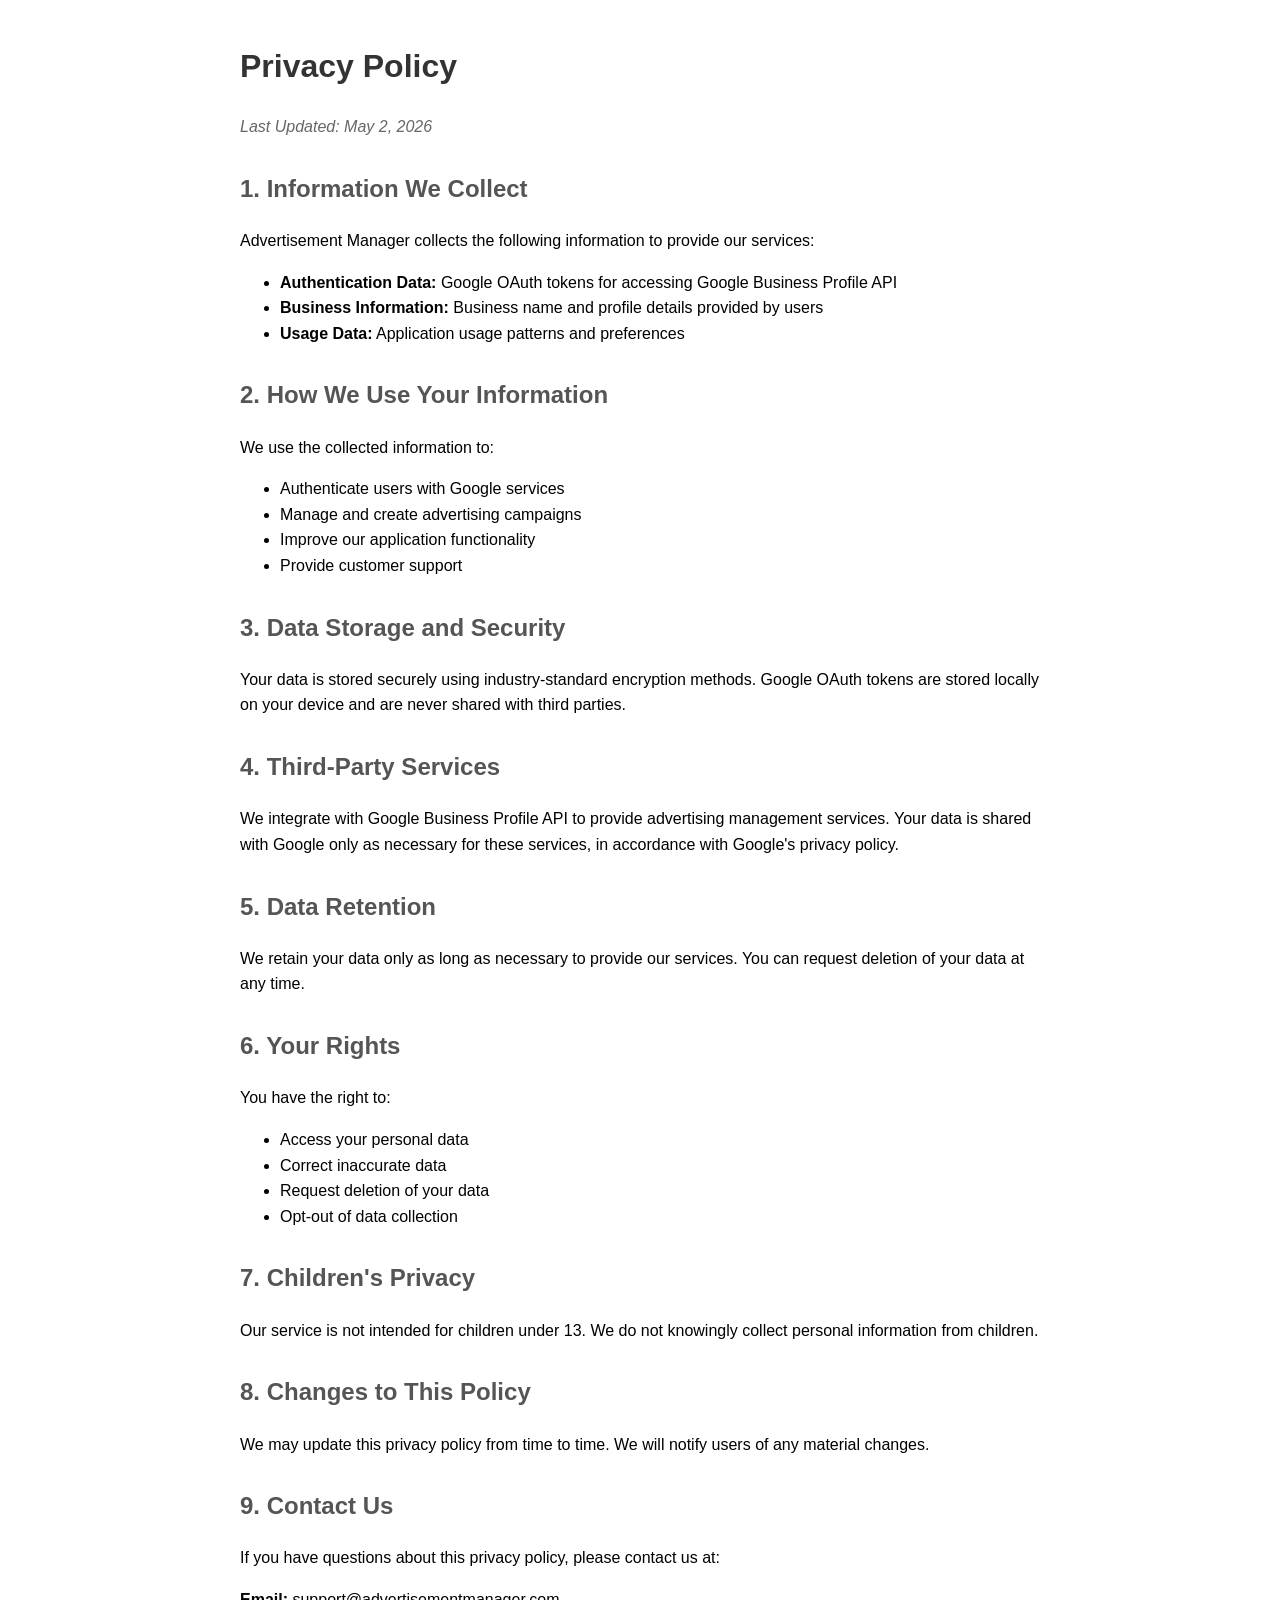
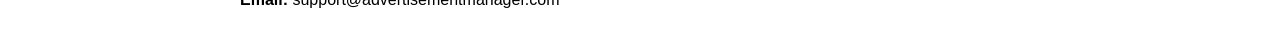
<file: privacy_policy.html>
<!DOCTYPE html>
<html lang="en">
<head>
    <meta charset="UTF-8">
    <meta name="viewport" content="width=device-width, initial-scale=1.0">
    <title>Privacy Policy - Advertisement Manager</title>
    <style>
        body {
            font-family: Arial, sans-serif;
            max-width: 800px;
            margin: 0 auto;
            padding: 20px;
            line-height: 1.6;
        }
        h1 {
            color: #333;
        }
        h2 {
            color: #555;
            margin-top: 30px;
        }
        .last-updated {
            color: #666;
            font-style: italic;
        }
    </style>
</head>
<body>
    <h1>Privacy Policy</h1>
    <p class="last-updated">Last Updated: May 2, 2026</p>

    <h2>1. Information We Collect</h2>
    <p>Advertisement Manager collects the following information to provide our services:</p>
    <ul>
        <li><strong>Authentication Data:</strong> Google OAuth tokens for accessing Google Business Profile API</li>
        <li><strong>Business Information:</strong> Business name and profile details provided by users</li>
        <li><strong>Usage Data:</strong> Application usage patterns and preferences</li>
    </ul>

    <h2>2. How We Use Your Information</h2>
    <p>We use the collected information to:</p>
    <ul>
        <li>Authenticate users with Google services</li>
        <li>Manage and create advertising campaigns</li>
        <li>Improve our application functionality</li>
        <li>Provide customer support</li>
    </ul>

    <h2>3. Data Storage and Security</h2>
    <p>Your data is stored securely using industry-standard encryption methods. Google OAuth tokens are stored locally on your device and are never shared with third parties.</p>

    <h2>4. Third-Party Services</h2>
    <p>We integrate with Google Business Profile API to provide advertising management services. Your data is shared with Google only as necessary for these services, in accordance with Google's privacy policy.</p>

    <h2>5. Data Retention</h2>
    <p>We retain your data only as long as necessary to provide our services. You can request deletion of your data at any time.</p>

    <h2>6. Your Rights</h2>
    <p>You have the right to:</p>
    <ul>
        <li>Access your personal data</li>
        <li>Correct inaccurate data</li>
        <li>Request deletion of your data</li>
        <li>Opt-out of data collection</li>
    </ul>

    <h2>7. Children's Privacy</h2>
    <p>Our service is not intended for children under 13. We do not knowingly collect personal information from children.</p>

    <h2>8. Changes to This Policy</h2>
    <p>We may update this privacy policy from time to time. We will notify users of any material changes.</p>

    <h2>9. Contact Us</h2>
    <p>If you have questions about this privacy policy, please contact us at:</p>
    <p><strong>Email:</strong> support@advertisementmanager.com</p>

</body>
</html>
</file>
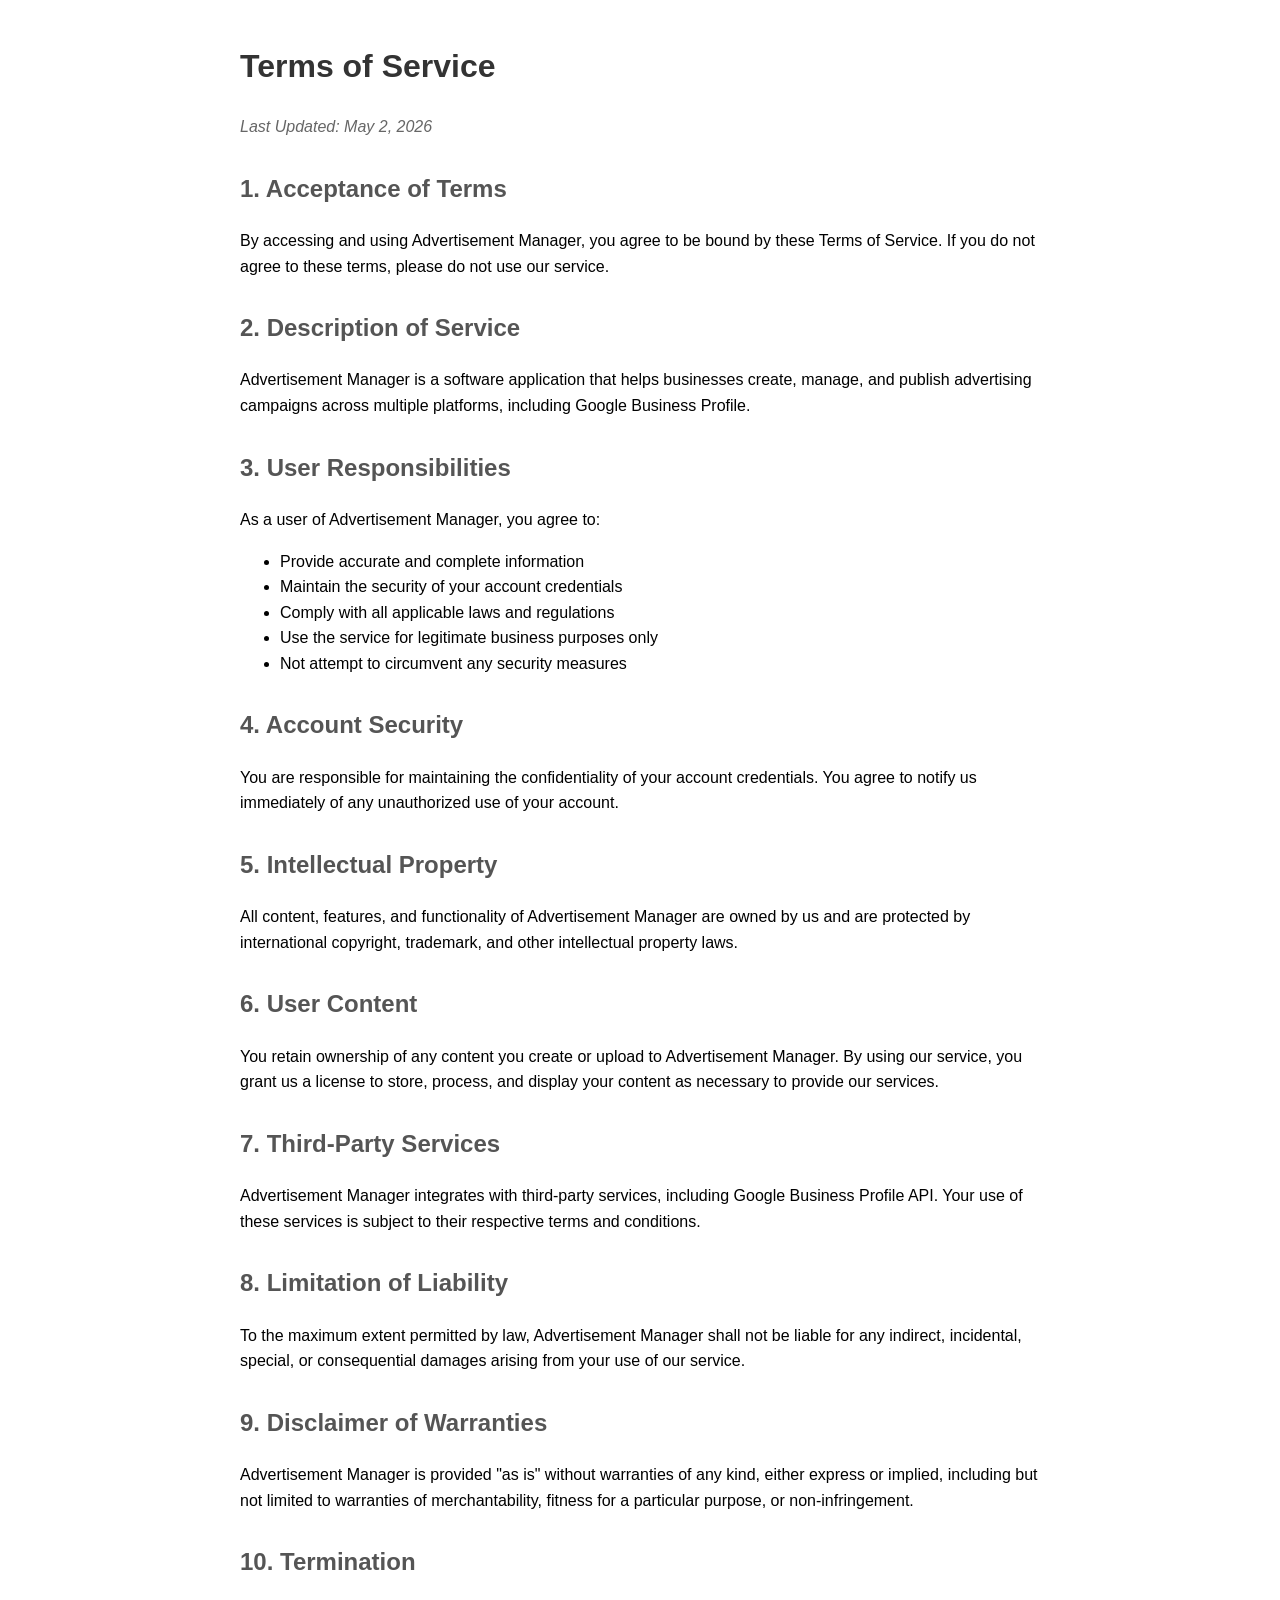
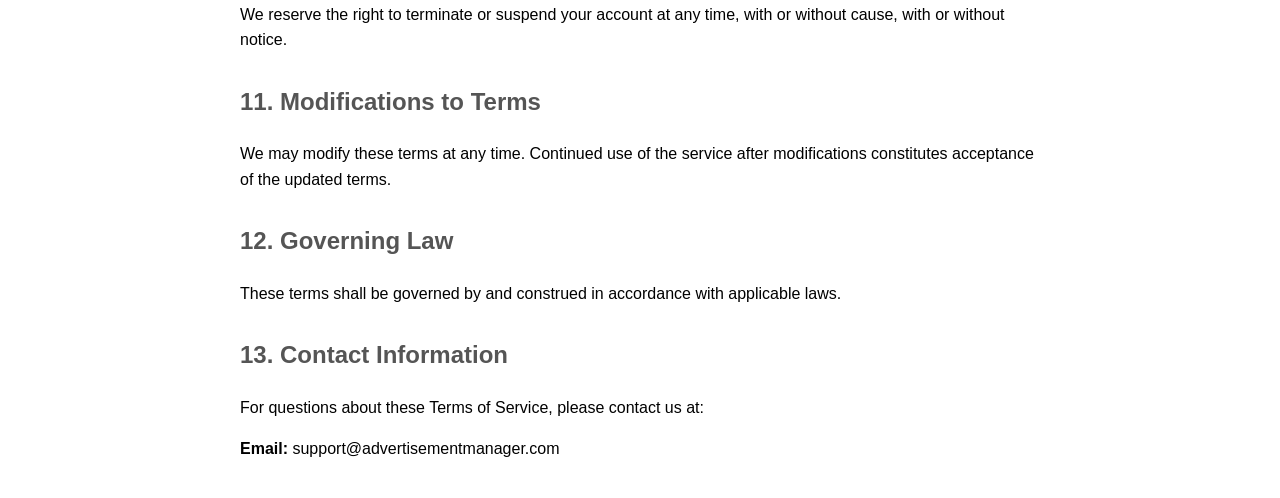
<file: terms_of_service.html>
<!DOCTYPE html>
<html lang="en">
<head>
    <meta charset="UTF-8">
    <meta name="viewport" content="width=device-width, initial-scale=1.0">
    <title>Terms of Service - Advertisement Manager</title>
    <style>
        body {
            font-family: Arial, sans-serif;
            max-width: 800px;
            margin: 0 auto;
            padding: 20px;
            line-height: 1.6;
        }
        h1 {
            color: #333;
        }
        h2 {
            color: #555;
            margin-top: 30px;
        }
        .last-updated {
            color: #666;
            font-style: italic;
        }
    </style>
</head>
<body>
    <h1>Terms of Service</h1>
    <p class="last-updated">Last Updated: May 2, 2026</p>

    <h2>1. Acceptance of Terms</h2>
    <p>By accessing and using Advertisement Manager, you agree to be bound by these Terms of Service. If you do not agree to these terms, please do not use our service.</p>

    <h2>2. Description of Service</h2>
    <p>Advertisement Manager is a software application that helps businesses create, manage, and publish advertising campaigns across multiple platforms, including Google Business Profile.</p>

    <h2>3. User Responsibilities</h2>
    <p>As a user of Advertisement Manager, you agree to:</p>
    <ul>
        <li>Provide accurate and complete information</li>
        <li>Maintain the security of your account credentials</li>
        <li>Comply with all applicable laws and regulations</li>
        <li>Use the service for legitimate business purposes only</li>
        <li>Not attempt to circumvent any security measures</li>
    </ul>

    <h2>4. Account Security</h2>
    <p>You are responsible for maintaining the confidentiality of your account credentials. You agree to notify us immediately of any unauthorized use of your account.</p>

    <h2>5. Intellectual Property</h2>
    <p>All content, features, and functionality of Advertisement Manager are owned by us and are protected by international copyright, trademark, and other intellectual property laws.</p>

    <h2>6. User Content</h2>
    <p>You retain ownership of any content you create or upload to Advertisement Manager. By using our service, you grant us a license to store, process, and display your content as necessary to provide our services.</p>

    <h2>7. Third-Party Services</h2>
    <p>Advertisement Manager integrates with third-party services, including Google Business Profile API. Your use of these services is subject to their respective terms and conditions.</p>

    <h2>8. Limitation of Liability</h2>
    <p>To the maximum extent permitted by law, Advertisement Manager shall not be liable for any indirect, incidental, special, or consequential damages arising from your use of our service.</p>

    <h2>9. Disclaimer of Warranties</h2>
    <p>Advertisement Manager is provided "as is" without warranties of any kind, either express or implied, including but not limited to warranties of merchantability, fitness for a particular purpose, or non-infringement.</p>

    <h2>10. Termination</h2>
    <p>We reserve the right to terminate or suspend your account at any time, with or without cause, with or without notice.</p>

    <h2>11. Modifications to Terms</h2>
    <p>We may modify these terms at any time. Continued use of the service after modifications constitutes acceptance of the updated terms.</p>

    <h2>12. Governing Law</h2>
    <p>These terms shall be governed by and construed in accordance with applicable laws.</p>

    <h2>13. Contact Information</h2>
    <p>For questions about these Terms of Service, please contact us at:</p>
    <p><strong>Email:</strong> support@advertisementmanager.com</p>

</body>
</html>
</file>
<file: styles.css>
/* Reset and Base Styles */
* {
    margin: 0;
    padding: 0;
    box-sizing: border-box;
}

:root {
    --primary-color: #667eea;
    --secondary-color: #764ba2;
    --accent-color: #f093fb;
    --text-dark: #1a1a2e;
    --text-light: #6c757d;
    --white: #ffffff;
    --light-gray: #f8f9fa;
    --border-color: #e9ecef;
    --shadow: 0 4px 6px rgba(0, 0, 0, 0.1);
    --shadow-lg: 0 10px 30px rgba(0, 0, 0, 0.15);
}

body {
    font-family: 'Segoe UI', Tahoma, Geneva, Verdana, sans-serif;
    line-height: 1.6;
    color: var(--text-dark);
    background-color: var(--white);
}

.container {
    max-width: 1200px;
    margin: 0 auto;
    padding: 0 20px;
}

/* Navigation */
.navbar {
    background: var(--white);
    box-shadow: var(--shadow);
    position: fixed;
    top: 0;
    width: 100%;
    z-index: 1000;
    padding: 1rem 0;
}

.navbar .container {
    display: flex;
    justify-content: space-between;
    align-items: center;
}

.nav-brand {
    display: flex;
    align-items: center;
    gap: 10px;
    font-size: 1.5rem;
    font-weight: bold;
    color: var(--primary-color);
}

.logo {
    font-size: 2rem;
}

.nav-menu {
    display: flex;
    list-style: none;
    gap: 2rem;
}

.nav-menu a {
    text-decoration: none;
    color: var(--text-dark);
    font-weight: 500;
    transition: color 0.3s;
}

.nav-menu a:hover {
    color: var(--primary-color);
}

.nav-cta {
    background: linear-gradient(135deg, var(--primary-color), var(--secondary-color));
    color: var(--white);
    border: none;
    padding: 0.75rem 1.5rem;
    border-radius: 5px;
    font-weight: 600;
    cursor: pointer;
    transition: transform 0.3s, box-shadow 0.3s;
}

.nav-cta:hover {
    transform: translateY(-2px);
    box-shadow: var(--shadow-lg);
}

/* Hero Section */
.hero {
    padding: 120px 0 80px;
    background: linear-gradient(135deg, #667eea 0%, #764ba2 100%);
    color: var(--white);
    min-height: 100vh;
    display: flex;
    align-items: center;
}

.hero .container {
    display: grid;
    grid-template-columns: 1fr 1fr;
    gap: 4rem;
    align-items: center;
}

.hero-content h1 {
    font-size: 3.5rem;
    margin-bottom: 1.5rem;
    line-height: 1.2;
}

.hero-content p {
    font-size: 1.25rem;
    margin-bottom: 2rem;
    opacity: 0.9;
}

.hero-buttons {
    display: flex;
    gap: 1rem;
    margin-bottom: 3rem;
}

.btn-primary {
    background: var(--white);
    color: var(--primary-color);
    border: none;
    padding: 1rem 2rem;
    border-radius: 5px;
    font-weight: 600;
    cursor: pointer;
    transition: transform 0.3s, box-shadow 0.3s;
}

.btn-primary:hover {
    transform: translateY(-2px);
    box-shadow: var(--shadow-lg);
}

.btn-secondary {
    background: transparent;
    color: var(--white);
    border: 2px solid var(--white);
    padding: 1rem 2rem;
    border-radius: 5px;
    font-weight: 600;
    cursor: pointer;
    transition: transform 0.3s, background 0.3s;
}

.btn-secondary:hover {
    transform: translateY(-2px);
    background: rgba(255, 255, 255, 0.1);
}

.btn-outline {
    background: transparent;
    color: var(--primary-color);
    border: 2px solid var(--primary-color);
    padding: 1rem 2rem;
    border-radius: 5px;
    font-weight: 600;
    cursor: pointer;
    transition: transform 0.3s, background 0.3s;
}

.btn-outline:hover {
    transform: translateY(-2px);
    background: var(--primary-color);
    color: var(--white);
}

.btn-large {
    padding: 1.25rem 2.5rem;
    font-size: 1.1rem;
}

.hero-stats {
    display: flex;
    gap: 3rem;
}

.stat {
    text-align: center;
}

.stat-number {
    display: block;
    font-size: 2rem;
    font-weight: bold;
    margin-bottom: 0.5rem;
}

.stat-label {
    font-size: 0.9rem;
    opacity: 0.8;
}

/* Dashboard Preview */
.dashboard-preview {
    background: var(--white);
    border-radius: 10px;
    overflow: hidden;
    box-shadow: var(--shadow-lg);
}

.preview-header {
    background: var(--light-gray);
    padding: 1rem;
    display: flex;
    align-items: center;
}

.preview-dots {
    display: flex;
    gap: 0.5rem;
}

.preview-dots span {
    width: 12px;
    height: 12px;
    border-radius: 50%;
    background: #ddd;
}

.preview-dots span:nth-child(1) {
    background: #ff5f56;
}

.preview-dots span:nth-child(2) {
    background: #ffbd2e;
}

.preview-dots span:nth-child(3) {
    background: #27c93f;
}

.preview-content {
    display: flex;
    height: 300px;
}

.preview-sidebar {
    width: 60px;
    background: var(--light-gray);
    border-right: 1px solid var(--border-color);
}

.preview-main {
    flex: 1;
    padding: 1rem;
}

.preview-chart {
    height: 150px;
    background: linear-gradient(135deg, var(--primary-color), var(--secondary-color));
    border-radius: 5px;
    margin-bottom: 1rem;
    opacity: 0.3;
}

.preview-cards {
    display: flex;
    gap: 1rem;
}

.preview-card {
    flex: 1;
    height: 80px;
    background: var(--light-gray);
    border-radius: 5px;
}

/* Section Styles */
section {
    padding: 80px 0;
}

.section-header {
    text-align: center;
    margin-bottom: 3rem;
}

.section-header h2 {
    font-size: 2.5rem;
    margin-bottom: 1rem;
    color: var(--text-dark);
}

.section-header p {
    font-size: 1.1rem;
    color: var(--text-light);
}

/* Features Section */
.features {
    background: var(--light-gray);
}

.features-grid {
    display: grid;
    grid-template-columns: repeat(auto-fit, minmax(300px, 1fr));
    gap: 2rem;
}

.feature-card {
    background: var(--white);
    padding: 2rem;
    border-radius: 10px;
    box-shadow: var(--shadow);
    transition: transform 0.3s, box-shadow 0.3s;
}

.feature-card:hover {
    transform: translateY(-5px);
    box-shadow: var(--shadow-lg);
}

.feature-icon {
    font-size: 3rem;
    margin-bottom: 1rem;
}

.feature-card h3 {
    font-size: 1.5rem;
    margin-bottom: 1rem;
    color: var(--text-dark);
}

.feature-card p {
    color: var(--text-light);
}

/* How It Works Section */
.steps {
    display: flex;
    justify-content: space-between;
    gap: 2rem;
}

.step {
    flex: 1;
    text-align: center;
    position: relative;
}

.step-number {
    width: 60px;
    height: 60px;
    background: linear-gradient(135deg, var(--primary-color), var(--secondary-color));
    color: var(--white);
    border-radius: 50%;
    display: flex;
    align-items: center;
    justify-content: center;
    font-size: 1.5rem;
    font-weight: bold;
    margin: 0 auto 1.5rem;
}

.step-content h3 {
    font-size: 1.25rem;
    margin-bottom: 0.5rem;
    color: var(--text-dark);
}

.step-content p {
    color: var(--text-light);
}

/* Pricing Section */
.pricing {
    background: var(--light-gray);
}

.pricing-grid {
    display: grid;
    grid-template-columns: repeat(auto-fit, minmax(300px, 1fr));
    gap: 2rem;
}

.pricing-card {
    background: var(--white);
    border-radius: 10px;
    overflow: hidden;
    box-shadow: var(--shadow);
    transition: transform 0.3s, box-shadow 0.3s;
    position: relative;
}

.pricing-card:hover {
    transform: translateY(-5px);
    box-shadow: var(--shadow-lg);
}

.pricing-card.featured {
    border: 3px solid var(--primary-color);
    transform: scale(1.05);
}

.pricing-badge {
    position: absolute;
    top: 0;
    right: 0;
    background: var(--primary-color);
    color: var(--white);
    padding: 0.5rem 1rem;
    font-size: 0.875rem;
    font-weight: 600;
    border-bottom-left-radius: 10px;
}

.pricing-header {
    padding: 2rem;
    text-align: center;
    border-bottom: 1px solid var(--border-color);
}

.pricing-header h3 {
    font-size: 1.5rem;
    margin-bottom: 1rem;
    color: var(--text-dark);
}

.price {
    margin-bottom: 0.5rem;
}

.price-amount {
    font-size: 3rem;
    font-weight: bold;
    color: var(--primary-color);
}

.price-period {
    color: var(--text-light);
}

.pricing-desc {
    color: var(--text-light);
    margin-top: 0.5rem;
}

.pricing-features {
    list-style: none;
    padding: 2rem;
}

.pricing-features li {
    padding: 0.75rem 0;
    border-bottom: 1px solid var(--border-color);
}

.pricing-features li:last-child {
    border-bottom: none;
}

.pricing-card button {
    width: 100%;
    margin: 0 2rem 2rem;
}

/* Testimonials Section */
.testimonials-grid {
    display: grid;
    grid-template-columns: repeat(auto-fit, minmax(300px, 1fr));
    gap: 2rem;
}

.testimonial-card {
    background: var(--light-gray);
    padding: 2rem;
    border-radius: 10px;
    box-shadow: var(--shadow);
}

.testimonial-content {
    margin-bottom: 1.5rem;
}

.testimonial-content p {
    font-style: italic;
    color: var(--text-dark);
}

.testimonial-author {
    display: flex;
    align-items: center;
    gap: 1rem;
}

.author-avatar {
    width: 50px;
    height: 50px;
    background: linear-gradient(135deg, var(--primary-color), var(--secondary-color));
    border-radius: 50%;
    display: flex;
    align-items: center;
    justify-content: center;
    color: var(--white);
    font-weight: bold;
}

.author-info h4 {
    margin-bottom: 0.25rem;
    color: var(--text-dark);
}

.author-info p {
    color: var(--text-light);
    font-size: 0.9rem;
}

/* CTA Section */
.cta-section {
    background: linear-gradient(135deg, var(--primary-color), var(--secondary-color));
    color: var(--white);
    text-align: center;
}

.cta-content h2 {
    font-size: 2.5rem;
    margin-bottom: 1rem;
}

.cta-content p {
    font-size: 1.25rem;
    margin-bottom: 2rem;
    opacity: 0.9;
}

.cta-content .btn-primary {
    background: var(--white);
    color: var(--primary-color);
    margin-bottom: 1rem;
}

.cta-note {
    font-size: 0.9rem;
    opacity: 0.8;
}

/* Contact Section */
.contact {
    background: var(--light-gray);
}

.contact-content {
    display: grid;
    grid-template-columns: 1fr 1fr;
    gap: 4rem;
}

.contact-info {
    display: flex;
    flex-direction: column;
    gap: 2rem;
}

.contact-item {
    display: flex;
    align-items: flex-start;
    gap: 1rem;
}

.contact-icon {
    font-size: 2rem;
}

.contact-details h4 {
    margin-bottom: 0.5rem;
    color: var(--text-dark);
}

.contact-details p {
    color: var(--text-light);
}

.contact-form {
    background: var(--white);
    padding: 2rem;
    border-radius: 10px;
    box-shadow: var(--shadow);
}

.form-group {
    margin-bottom: 1.5rem;
}

.form-group input,
.form-group textarea {
    width: 100%;
    padding: 0.75rem;
    border: 1px solid var(--border-color);
    border-radius: 5px;
    font-size: 1rem;
    font-family: inherit;
}

.form-group input:focus,
.form-group textarea:focus {
    outline: none;
    border-color: var(--primary-color);
}

.form-group textarea {
    resize: vertical;
}

/* Footer */
.footer {
    background: var(--text-dark);
    color: var(--white);
    padding: 4rem 0 2rem;
}

.footer-content {
    display: grid;
    grid-template-columns: repeat(auto-fit, minmax(200px, 1fr));
    gap: 3rem;
    margin-bottom: 3rem;
}

.footer-section h3,
.footer-section h4 {
    margin-bottom: 1rem;
}

.footer-section p {
    color: rgba(255, 255, 255, 0.7);
    margin-bottom: 1rem;
}

.footer-section ul {
    list-style: none;
}

.footer-section ul li {
    margin-bottom: 0.5rem;
}

.footer-section a {
    color: rgba(255, 255, 255, 0.7);
    text-decoration: none;
    transition: color 0.3s;
}

.footer-section a:hover {
    color: var(--white);
}

.social-links {
    display: flex;
    gap: 1rem;
}

.social-links a {
    font-size: 1.5rem;
}

.footer-bottom {
    text-align: center;
    padding-top: 2rem;
    border-top: 1px solid rgba(255, 255, 255, 0.1);
    color: rgba(255, 255, 255, 0.5);
}

/* Responsive Design */
@media (max-width: 768px) {
    .hero .container {
        grid-template-columns: 1fr;
        text-align: center;
    }

    .hero-content h1 {
        font-size: 2.5rem;
    }

    .hero-buttons {
        justify-content: center;
    }

    .hero-stats {
        justify-content: center;
    }

    .nav-menu {
        display: none;
    }

    .steps {
        flex-direction: column;
    }

    .contact-content {
        grid-template-columns: 1fr;
    }

    .pricing-card.featured {
        transform: scale(1);
    }
}

/* Smooth Scrolling */
html {
    scroll-behavior: smooth;
}

/* Animations */
@keyframes fadeIn {
    from {
        opacity: 0;
        transform: translateY(20px);
    }
    to {
        opacity: 1;
        transform: translateY(0);
    }
}

.feature-card,
.pricing-card,
.testimonial-card {
    animation: fadeIn 0.6s ease-out;
}
</file>
<file: microwave-ad-mobile.css>
/* Enhanced Mobile-Optimized Styles for Microwave Repair Ad */

/* Base Mobile Reset */
* {
    margin: 0;
    padding: 0;
    box-sizing: border-box;
    -webkit-tap-highlight-color: transparent;
}

:root {
    --primary-color: #e74c3c;
    --secondary-color: #c0392b;
    --accent-color: #f39c12;
    --text-dark: #2c3e50;
    --text-light: #7f8c8d;
    --white: #ffffff;
    --light-gray: #ecf0f1;
    --dark-gray: #34495e;
    --success-color: #27ae60;
}

body {
    font-family: -apple-system, BlinkMacSystemFont, 'Segoe UI', Roboto, Oxygen, Ubuntu, Cantarell, sans-serif;
    line-height: 1.5;
    color: var(--text-dark);
    background-color: var(--white);
    font-size: 16px;
    -webkit-font-smoothing: antialiased;
    -moz-osx-font-smoothing: grayscale;
}

.container {
    max-width: 100%;
    margin: 0 auto;
    padding: 0 16px;
}

/* Mobile-First Header Banner */
.ad-banner {
    background: linear-gradient(135deg, var(--primary-color), var(--secondary-color));
    color: var(--white);
    padding: 1.5rem 1rem;
    text-align: center;
    box-shadow: 0 4px 12px rgba(0, 0, 0, 0.15);
}

.ad-banner h1 {
    font-size: 1.5rem;
    margin-bottom: 0.5rem;
    font-weight: 700;
    line-height: 1.2;
}

.tagline {
    font-size: 0.95rem;
    opacity: 0.95;
}

/* Mobile-Optimized Special Offer */
.special-offer {
    background: linear-gradient(135deg, #fff5f5, #fff);
    border: 2px solid var(--primary-color);
    border-radius: 12px;
    padding: 1.5rem 1rem;
    text-align: center;
    margin: 1rem 0;
    box-shadow: 0 4px 12px rgba(0, 0, 0, 0.1);
}

.offer-badge {
    background: var(--accent-color);
    color: var(--white);
    padding: 0.4rem 1rem;
    border-radius: 20px;
    font-weight: 600;
    display: inline-block;
    margin-bottom: 0.75rem;
    font-size: 0.85rem;
    animation: pulse 2s infinite;
}

@keyframes pulse {
    0%, 100% { transform: scale(1); }
    50% { transform: scale(1.03); }
}

.special-offer h2 {
    font-size: 1.3rem;
    color: var(--text-dark);
    margin-bottom: 1rem;
    font-weight: 700;
}

.price-section {
    margin: 1.5rem 0;
    padding: 1rem;
    background: var(--white);
    border-radius: 8px;
    box-shadow: 0 2px 8px rgba(0, 0, 0, 0.08);
}

.price-label {
    font-size: 1rem;
    color: var(--text-light);
    margin-right: 0.25rem;
}

.price {
    font-size: 2.5rem;
    font-weight: 800;
    color: var(--primary-color);
    margin: 0 0.25rem;
    line-height: 1;
}

.price-note {
    display: block;
    font-size: 0.8rem;
    color: var(--success-color);
    margin-top: 0.5rem;
    font-weight: 600;
}

.offer-description {
    font-size: 0.95rem;
    color: var(--text-dark);
    line-height: 1.5;
}

.offer-description strong {
    color: var(--primary-color);
    font-weight: 700;
}

/* Mobile Gallery */
.microwave-gallery {
    margin: 1.5rem 0;
}

.gallery-header {
    text-align: center;
    margin-bottom: 1rem;
}

.gallery-header h3 {
    font-size: 1.2rem;
    color: var(--text-dark);
    font-weight: 700;
}

.gallery-grid {
    display: grid;
    grid-template-columns: repeat(2, 1fr);
    gap: 0.75rem;
}

.gallery-item {
    background: var(--light-gray);
    border-radius: 8px;
    overflow: hidden;
    box-shadow: 0 2px 6px rgba(0, 0, 0, 0.08);
}

.image-placeholder {
    padding: 1.5rem 1rem;
    text-align: center;
    background: linear-gradient(135deg, #f8f9fa, #e9ecef);
    min-height: 120px;
    display: flex;
    flex-direction: column;
    justify-content: center;
    align-items: center;
}

.image-placeholder span {
    font-size: 2.5rem;
    margin-bottom: 0.5rem;
}

.image-placeholder p {
    font-weight: 600;
    color: var(--text-dark);
    font-size: 0.85rem;
    line-height: 1.2;
}

/* Mobile Services */
.services-section {
    margin: 1.5rem 0;
    text-align: center;
}

.services-section h3 {
    font-size: 1.2rem;
    color: var(--text-dark);
    margin-bottom: 1rem;
    font-weight: 700;
}

.services-grid {
    display: grid;
    grid-template-columns: 1fr;
    gap: 0.75rem;
}

.service-item {
    background: var(--white);
    padding: 1rem;
    border-radius: 8px;
    box-shadow: 0 2px 6px rgba(0, 0, 0, 0.08);
    border-left: 4px solid var(--primary-color);
    text-align: left;
}

.service-icon {
    font-size: 1.8rem;
    margin-bottom: 0.5rem;
}

.service-item h4 {
    font-size: 1rem;
    color: var(--text-dark);
    margin-bottom: 0.25rem;
    font-weight: 600;
}

.service-item p {
    color: var(--text-light);
    font-size: 0.85rem;
    line-height: 1.3;
}

/* Mobile Why Choose Us */
.why-choose-us {
    background: linear-gradient(135deg, #f8f9fa, #e9ecef);
    padding: 1.5rem 1rem;
    border-radius: 12px;
    margin: 1.5rem 0;
    text-align: center;
}

.why-choose-us h3 {
    font-size: 1.2rem;
    color: var(--text-dark);
    margin-bottom: 1rem;
    font-weight: 700;
}

.features-list {
    display: grid;
    grid-template-columns: 1fr;
    gap: 0.75rem;
    text-align: left;
}

.feature-item {
    display: flex;
    align-items: flex-start;
    gap: 0.75rem;
    background: var(--white);
    padding: 1rem;
    border-radius: 8px;
    box-shadow: 0 2px 6px rgba(0, 0, 0, 0.08);
}

.feature-icon {
    font-size: 1.2rem;
    color: var(--success-color);
    flex-shrink: 0;
    margin-top: 0.1rem;
}

.feature-content h4 {
    font-size: 0.95rem;
    color: var(--text-dark);
    margin-bottom: 0.2rem;
    font-weight: 600;
}

.feature-content p {
    color: var(--text-light);
    font-size: 0.8rem;
    line-height: 1.3;
}

/* Mobile How It Works */
.how-it-works {
    margin: 1.5rem 0;
    text-align: center;
}

.how-it-works h3 {
    font-size: 1.2rem;
    color: var(--text-dark);
    margin-bottom: 1rem;
    font-weight: 700;
}

.steps-container {
    display: flex;
    flex-direction: column;
    gap: 1rem;
}

.step {
    text-align: center;
}

.step-number {
    width: 50px;
    height: 50px;
    background: linear-gradient(135deg, var(--primary-color), var(--secondary-color));
    color: var(--white);
    border-radius: 50%;
    display: flex;
    align-items: center;
    justify-content: center;
    font-size: 1.3rem;
    font-weight: 700;
    margin: 0 auto 0.75rem;
}

.step-content h4 {
    font-size: 1rem;
    color: var(--text-dark);
    margin-bottom: 0.25rem;
    font-weight: 600;
}

.step-content p {
    color: var(--text-light);
    font-size: 0.85rem;
    line-height: 1.3;
}

/* Mobile CTA Section */
.cta-section {
    background: linear-gradient(135deg, var(--primary-color), var(--secondary-color));
    color: var(--white);
    padding: 2rem 1rem;
    border-radius: 12px;
    text-align: center;
    margin: 1.5rem 0;
    box-shadow: 0 4px 12px rgba(0, 0, 0, 0.15);
}

.cta-section h3 {
    font-size: 1.3rem;
    margin-bottom: 0.75rem;
    font-weight: 700;
}

.cta-section p {
    font-size: 0.95rem;
    margin-bottom: 1.5rem;
    opacity: 0.95;
    line-height: 1.4;
}

.cta-buttons {
    display: flex;
    flex-direction: column;
    gap: 0.75rem;
    margin-bottom: 1rem;
}

.cta-primary,
.cta-secondary {
    padding: 1rem 1.5rem;
    border-radius: 8px;
    font-size: 1rem;
    font-weight: 600;
    cursor: pointer;
    border: none;
    transition: transform 0.2s, box-shadow 0.2s;
    width: 100%;
    text-align: center;
    text-decoration: none;
    display: inline-block;
}

.cta-primary {
    background: var(--white);
    color: var(--primary-color);
}

.cta-secondary {
    background: var(--success-color);
    color: var(--white);
}

.cta-primary:active,
.cta-secondary:active {
    transform: scale(0.98);
}

.cta-note {
    font-size: 0.8rem;
    opacity: 0.9;
    line-height: 1.3;
}

/* Mobile Brands */
.brands-section {
    margin: 1.5rem 0;
    text-align: center;
}

.brands-section h3 {
    font-size: 1.2rem;
    color: var(--text-dark);
    margin-bottom: 1rem;
    font-weight: 700;
}

.brands-grid {
    display: grid;
    grid-template-columns: repeat(2, 1fr);
    gap: 0.5rem;
}

.brand-item {
    background: var(--light-gray);
    padding: 0.75rem 0.5rem;
    border-radius: 6px;
    font-weight: 600;
    color: var(--text-dark);
    font-size: 0.85rem;
    box-shadow: 0 2px 4px rgba(0, 0, 0, 0.06);
}

/* Mobile Contact Info */
.contact-info {
    background: var(--light-gray);
    padding: 1rem;
    border-radius: 8px;
    margin: 1.5rem 0;
}

.contact-item {
    display: flex;
    align-items: flex-start;
    gap: 0.75rem;
    margin-bottom: 1rem;
}

.contact-item:last-child {
    margin-bottom: 0;
}

.contact-icon {
    font-size: 1.5rem;
    flex-shrink: 0;
}

.contact-details h4 {
    font-size: 0.95rem;
    color: var(--text-dark);
    margin-bottom: 0.2rem;
    font-weight: 600;
}

.contact-details p {
    color: var(--text-light);
    font-size: 0.85rem;
    line-height: 1.3;
}

/* Mobile Footer */
.ad-footer {
    background: var(--dark-gray);
    color: var(--white);
    padding: 1.5rem 1rem;
    text-align: center;
}

.ad-footer p {
    margin-bottom: 0.5rem;
    opacity: 0.9;
    font-size: 0.85rem;
}

/* Touch-Friendly Enhancements */
button,
.cta-primary,
.cta-secondary {
    min-height: 48px;
    min-width: 48px;
    touch-action: manipulation;
}

/* Mobile-Specific Optimizations */
@media (max-width: 480px) {
    .container {
        padding: 0 12px;
    }

    .ad-banner h1 {
        font-size: 1.3rem;
    }

    .price {
        font-size: 2rem;
    }

    .gallery-grid {
        grid-template-columns: 1fr;
    }

    .brands-grid {
        grid-template-columns: 1fr;
    }

    .cta-section {
        padding: 1.5rem 1rem;
    }
}

/* Tablet Optimizations */
@media (min-width: 481px) and (max-width: 768px) {
    .gallery-grid {
        grid-template-columns: repeat(2, 1fr);
    }

    .services-grid {
        grid-template-columns: repeat(2, 1fr);
    }

    .features-list {
        grid-template-columns: repeat(2, 1fr);
    }

    .brands-grid {
        grid-template-columns: repeat(4, 1fr);
    }
}

/* Large Mobile/Small Tablet */
@media (min-width: 769px) and (max-width: 1024px) {
    .container {
        max-width: 768px;
        margin: 0 auto;
        padding: 0 20px;
    }

    .gallery-grid {
        grid-template-columns: repeat(3, 1fr);
    }

    .services-grid {
        grid-template-columns: repeat(2, 1fr);
    }

    .features-list {
        grid-template-columns: repeat(2, 1fr);
    }

    .brands-grid {
        grid-template-columns: repeat(4, 1fr);
    }

    .cta-buttons {
        flex-direction: row;
    }

    .cta-primary,
    .cta-secondary {
        width: auto;
    }
}

/* Smooth Scrolling */
html {
    scroll-behavior: smooth;
}

/* Prevent Text Selection on Buttons */
button,
.cta-primary,
.cta-secondary {
    user-select: none;
    -webkit-user-select: none;
}

/* Loading Animation */
@keyframes fadeIn {
    from {
        opacity: 0;
        transform: translateY(10px);
    }
    to {
        opacity: 1;
        transform: translateY(0);
    }
}

.service-item,
.feature-item,
.brand-item {
    animation: fadeIn 0.4s ease-out;
}

/* Safe Area for Notch Phones */
@supports (padding: max(0px)) {
    .ad-banner {
        padding-left: max(1rem, env(safe-area-inset-left));
        padding-right: max(1rem, env(safe-area-inset-right));
        padding-top: max(1.5rem, env(safe-area-inset-top));
    }

    .cta-section {
        padding-left: max(2rem, env(safe-area-inset-left));
        padding-right: max(2rem, env(safe-area-inset-right));
        padding-bottom: max(2rem, env(safe-area-inset-bottom));
    }
}

/* Dark Mode Support */
@media (prefers-color-scheme: dark) {
    :root {
        --white: #1a1a1a;
        --light-gray: #2d2d2d;
        --text-dark: #f0f0f0;
        --text-light: #b0b0b0;
    }

    .special-offer {
        background: linear-gradient(135deg, #2d1f1f, #1a1a1a);
    }

    .image-placeholder {
        background: linear-gradient(135deg, #2d2d2d, #3d3d3d);
    }

    .why-choose-us {
        background: linear-gradient(135deg, #2d2d2d, #3d3d3d);
    }

    .contact-info {
        background: #2d2d2d;
    }
}

/* Print Styles */
@media print {
    .cta-buttons,
    .ad-footer {
        display: none;
    }

    body {
        font-size: 12pt;
    }
}
</file>
<file: microwave-ad-styles.css>
/* Reset and Base Styles */
* {
    margin: 0;
    padding: 0;
    box-sizing: border-box;
}

:root {
    --primary-color: #e74c3c;
    --secondary-color: #c0392b;
    --accent-color: #f39c12;
    --text-dark: #2c3e50;
    --text-light: #7f8c8d;
    --white: #ffffff;
    --light-gray: #ecf0f1;
    --dark-gray: #34495e;
    --success-color: #27ae60;
    --shadow: 0 4px 6px rgba(0, 0, 0, 0.1);
    --shadow-lg: 0 10px 30px rgba(0, 0, 0, 0.15);
}

body {
    font-family: 'Segoe UI', Tahoma, Geneva, Verdana, sans-serif;
    line-height: 1.6;
    color: var(--text-dark);
    background-color: var(--white);
}

.container {
    max-width: 1200px;
    margin: 0 auto;
    padding: 0 20px;
}

/* Header Banner */
.ad-banner {
    background: linear-gradient(135deg, var(--primary-color), var(--secondary-color));
    color: var(--white);
    padding: 2rem 0;
    text-align: center;
    box-shadow: var(--shadow-lg);
}

.ad-banner h1 {
    font-size: 2.5rem;
    margin-bottom: 0.5rem;
    font-weight: bold;
}

.tagline {
    font-size: 1.2rem;
    opacity: 0.9;
}

/* Ad Container */
.ad-container {
    padding: 2rem 0;
}

/* Special Offer Section */
.special-offer {
    background: linear-gradient(135deg, #fff5f5, #fff);
    border: 3px solid var(--primary-color);
    border-radius: 15px;
    padding: 2rem;
    text-align: center;
    margin-bottom: 3rem;
    box-shadow: var(--shadow-lg);
    position: relative;
    overflow: hidden;
}

.offer-badge {
    background: var(--accent-color);
    color: var(--white);
    padding: 0.5rem 1.5rem;
    border-radius: 25px;
    font-weight: bold;
    display: inline-block;
    margin-bottom: 1rem;
    animation: pulse 2s infinite;
}

@keyframes pulse {
    0%, 100% { transform: scale(1); }
    50% { transform: scale(1.05); }
}

.special-offer h2 {
    font-size: 2rem;
    color: var(--text-dark);
    margin-bottom: 1.5rem;
}

.price-section {
    margin: 2rem 0;
    padding: 1.5rem;
    background: var(--white);
    border-radius: 10px;
    box-shadow: var(--shadow);
}

.price-label {
    font-size: 1.2rem;
    color: var(--text-light);
    margin-right: 0.5rem;
}

.price {
    font-size: 3.5rem;
    font-weight: bold;
    color: var(--primary-color);
    margin: 0 0.5rem;
}

.price-note {
    display: block;
    font-size: 0.9rem;
    color: var(--success-color);
    margin-top: 0.5rem;
    font-weight: 600;
}

.offer-description {
    font-size: 1.1rem;
    color: var(--text-dark);
    max-width: 800px;
    margin: 0 auto;
}

.offer-description strong {
    color: var(--primary-color);
    font-size: 1.2rem;
}

/* Microwave Gallery */
.microwave-gallery {
    margin-bottom: 3rem;
}

.gallery-header {
    text-align: center;
    margin-bottom: 2rem;
}

.gallery-header h3 {
    font-size: 1.8rem;
    color: var(--text-dark);
}

.gallery-grid {
    display: grid;
    grid-template-columns: repeat(auto-fit, minmax(250px, 1fr));
    gap: 1.5rem;
}

.gallery-item {
    background: var(--light-gray);
    border-radius: 10px;
    overflow: hidden;
    box-shadow: var(--shadow);
    transition: transform 0.3s, box-shadow 0.3s;
}

.gallery-item:hover {
    transform: translateY(-5px);
    box-shadow: var(--shadow-lg);
}

.image-placeholder {
    padding: 2rem;
    text-align: center;
    background: linear-gradient(135deg, #f8f9fa, #e9ecef);
    min-height: 200px;
    display: flex;
    flex-direction: column;
    justify-content: center;
    align-items: center;
}

.image-placeholder span {
    font-size: 4rem;
    margin-bottom: 1rem;
}

.image-placeholder p {
    font-weight: 600;
    color: var(--text-dark);
    font-size: 1.1rem;
}

/* Services Section */
.services-section {
    margin-bottom: 3rem;
    text-align: center;
}

.services-section h3 {
    font-size: 1.8rem;
    color: var(--text-dark);
    margin-bottom: 2rem;
}

.services-grid {
    display: grid;
    grid-template-columns: repeat(auto-fit, minmax(300px, 1fr));
    gap: 1.5rem;
}

.service-item {
    background: var(--white);
    padding: 2rem;
    border-radius: 10px;
    box-shadow: var(--shadow);
    border-left: 4px solid var(--primary-color);
    transition: transform 0.3s, box-shadow 0.3s;
}

.service-item:hover {
    transform: translateY(-5px);
    box-shadow: var(--shadow-lg);
}

.service-icon {
    font-size: 2.5rem;
    margin-bottom: 1rem;
}

.service-item h4 {
    font-size: 1.3rem;
    color: var(--text-dark);
    margin-bottom: 0.5rem;
}

.service-item p {
    color: var(--text-light);
    font-size: 0.95rem;
}

/* Why Choose Us */
.why-choose-us {
    background: linear-gradient(135deg, #f8f9fa, #e9ecef);
    padding: 3rem 2rem;
    border-radius: 15px;
    margin-bottom: 3rem;
    text-align: center;
}

.why-choose-us h3 {
    font-size: 1.8rem;
    color: var(--text-dark);
    margin-bottom: 2rem;
}

.features-list {
    display: grid;
    grid-template-columns: repeat(auto-fit, minmax(300px, 1fr));
    gap: 1.5rem;
    text-align: left;
}

.feature-item {
    display: flex;
    align-items: flex-start;
    gap: 1rem;
    background: var(--white);
    padding: 1.5rem;
    border-radius: 10px;
    box-shadow: var(--shadow);
}

.feature-icon {
    font-size: 1.5rem;
    color: var(--success-color);
    flex-shrink: 0;
}

.feature-content h4 {
    font-size: 1.1rem;
    color: var(--text-dark);
    margin-bottom: 0.25rem;
}

.feature-content p {
    color: var(--text-light);
    font-size: 0.9rem;
}

/* How It Works */
.how-it-works {
    margin-bottom: 3rem;
    text-align: center;
}

.how-it-works h3 {
    font-size: 1.8rem;
    color: var(--text-dark);
    margin-bottom: 2rem;
}

.steps-container {
    display: flex;
    justify-content: space-between;
    gap: 2rem;
    flex-wrap: wrap;
}

.step {
    flex: 1;
    min-width: 250px;
    text-align: center;
}

.step-number {
    width: 60px;
    height: 60px;
    background: linear-gradient(135deg, var(--primary-color), var(--secondary-color));
    color: var(--white);
    border-radius: 50%;
    display: flex;
    align-items: center;
    justify-content: center;
    font-size: 1.5rem;
    font-weight: bold;
    margin: 0 auto 1rem;
}

.step-content h4 {
    font-size: 1.2rem;
    color: var(--text-dark);
    margin-bottom: 0.5rem;
}

.step-content p {
    color: var(--text-light);
    font-size: 0.95rem;
}

/* CTA Section */
.cta-section {
    background: linear-gradient(135deg, var(--primary-color), var(--secondary-color));
    color: var(--white);
    padding: 3rem 2rem;
    border-radius: 15px;
    text-align: center;
    margin-bottom: 3rem;
    box-shadow: var(--shadow-lg);
}

.cta-section h3 {
    font-size: 2rem;
    margin-bottom: 1rem;
}

.cta-section p {
    font-size: 1.2rem;
    margin-bottom: 2rem;
    opacity: 0.9;
}

.cta-buttons {
    display: flex;
    gap: 1rem;
    justify-content: center;
    flex-wrap: wrap;
    margin-bottom: 1.5rem;
}

.cta-primary,
.cta-secondary {
    padding: 1rem 2rem;
    border-radius: 8px;
    font-size: 1.1rem;
    font-weight: bold;
    cursor: pointer;
    border: none;
    transition: transform 0.3s, box-shadow 0.3s;
}

.cta-primary {
    background: var(--white);
    color: var(--primary-color);
}

.cta-secondary {
    background: var(--success-color);
    color: var(--white);
}

.cta-primary:hover,
.cta-secondary:hover {
    transform: translateY(-3px);
    box-shadow: 0 6px 12px rgba(0, 0, 0, 0.2);
}

.cta-note {
    font-size: 0.9rem;
    opacity: 0.8;
}

/* Brands Section */
.brands-section {
    margin-bottom: 3rem;
    text-align: center;
}

.brands-section h3 {
    font-size: 1.8rem;
    color: var(--text-dark);
    margin-bottom: 2rem;
}

.brands-grid {
    display: grid;
    grid-template-columns: repeat(auto-fit, minmax(150px, 1fr));
    gap: 1rem;
}

.brand-item {
    background: var(--light-gray);
    padding: 1.5rem;
    border-radius: 8px;
    font-weight: bold;
    color: var(--text-dark);
    box-shadow: var(--shadow);
    transition: transform 0.3s, background 0.3s;
}

.brand-item:hover {
    transform: scale(1.05);
    background: var(--white);
}

/* Contact Info */
.contact-info {
    background: var(--light-gray);
    padding: 2rem;
    border-radius: 10px;
    margin-bottom: 2rem;
}

.contact-item {
    display: flex;
    align-items: flex-start;
    gap: 1rem;
    margin-bottom: 1.5rem;
}

.contact-item:last-child {
    margin-bottom: 0;
}

.contact-icon {
    font-size: 2rem;
    flex-shrink: 0;
}

.contact-details h4 {
    font-size: 1.1rem;
    color: var(--text-dark);
    margin-bottom: 0.25rem;
}

.contact-details p {
    color: var(--text-light);
    font-size: 0.95rem;
}

/* Footer */
.ad-footer {
    background: var(--dark-gray);
    color: var(--white);
    padding: 2rem 0;
    text-align: center;
}

.ad-footer p {
    margin-bottom: 0.5rem;
    opacity: 0.8;
}

/* Responsive Design */
@media (max-width: 768px) {
    .ad-banner h1 {
        font-size: 1.8rem;
    }

    .tagline {
        font-size: 1rem;
    }

    .special-offer h2 {
        font-size: 1.5rem;
    }

    .price {
        font-size: 2.5rem;
    }

    .gallery-grid,
    .services-grid,
    .features-list {
        grid-template-columns: 1fr;
    }

    .steps-container {
        flex-direction: column;
    }

    .cta-buttons {
        flex-direction: column;
    }

    .cta-primary,
    .cta-secondary {
        width: 100%;
    }
}

/* Smooth Scrolling */
html {
    scroll-behavior: smooth;
}

/* Animations */
@keyframes fadeIn {
    from {
        opacity: 0;
        transform: translateY(20px);
    }
    to {
        opacity: 1;
        transform: translateY(0);
    }
}

.service-item,
.feature-item,
.brand-item {
    animation: fadeIn 0.6s ease-out;
}
</file>
